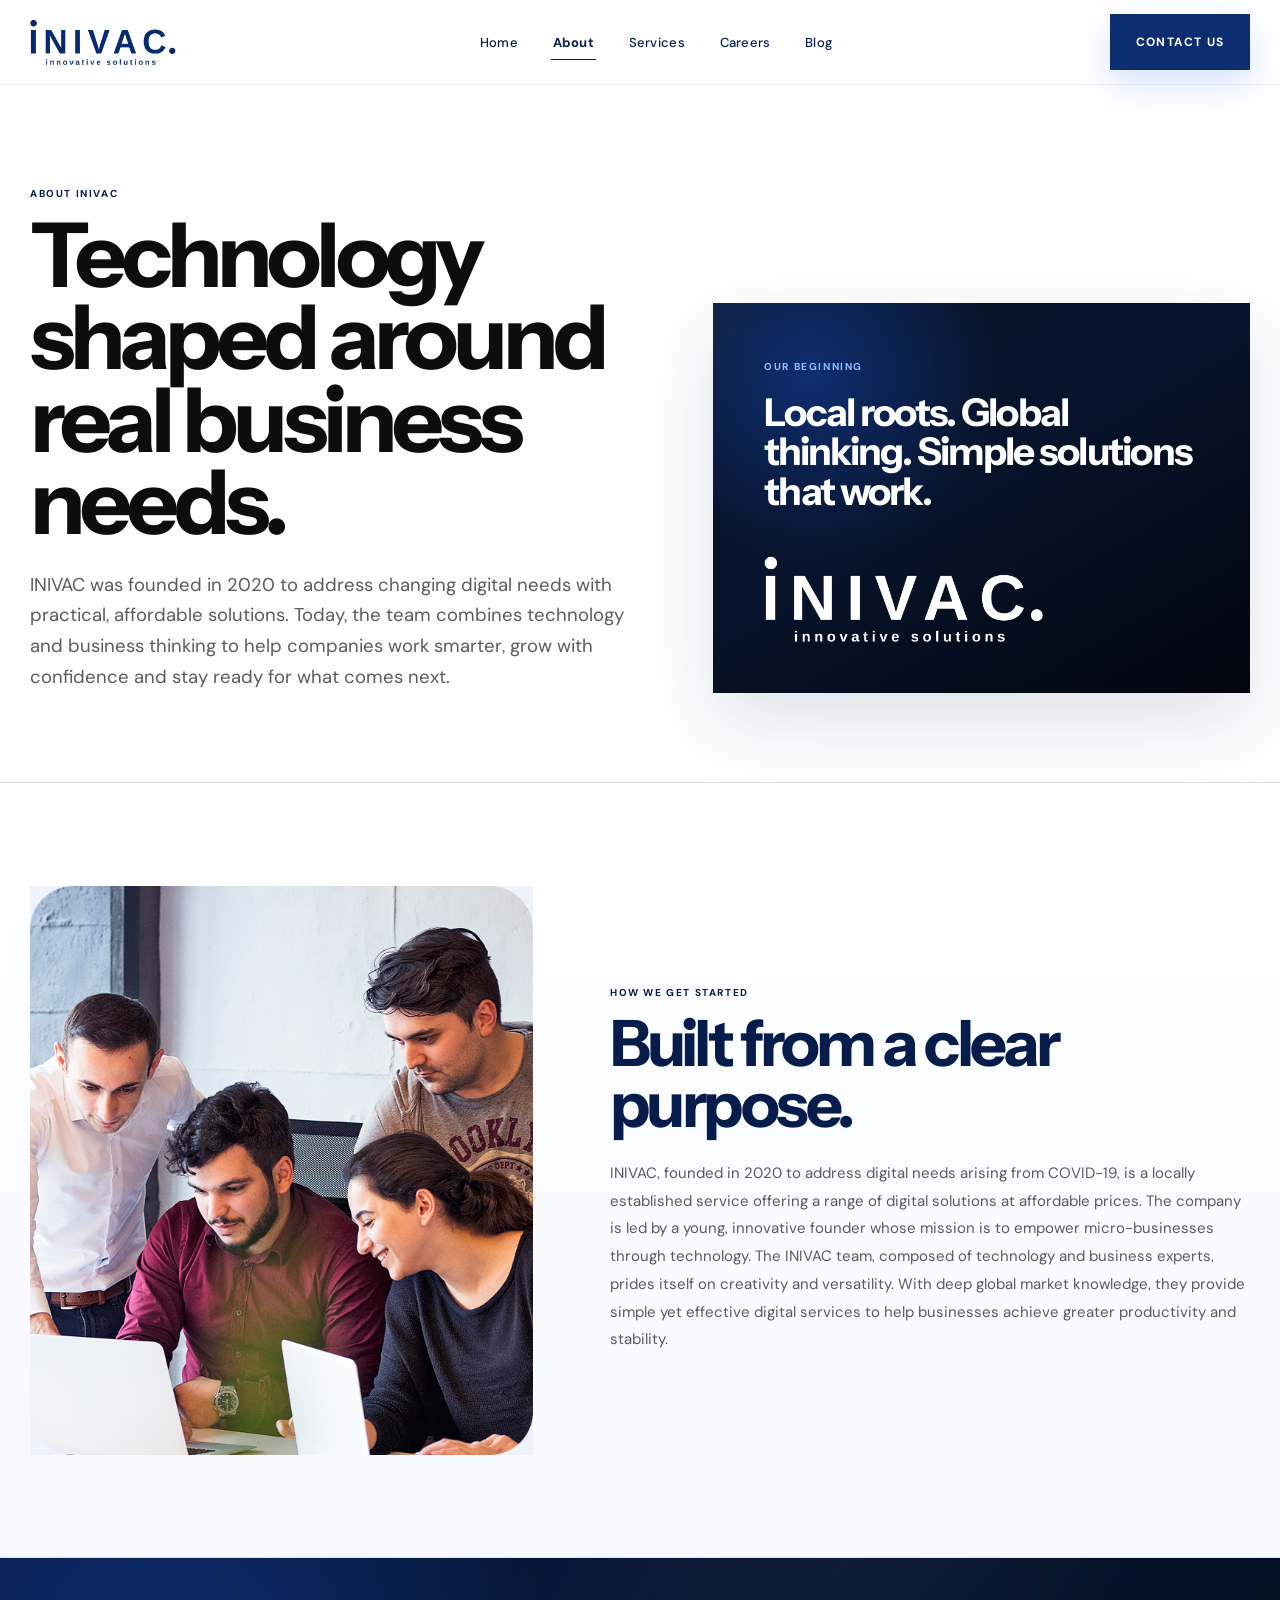
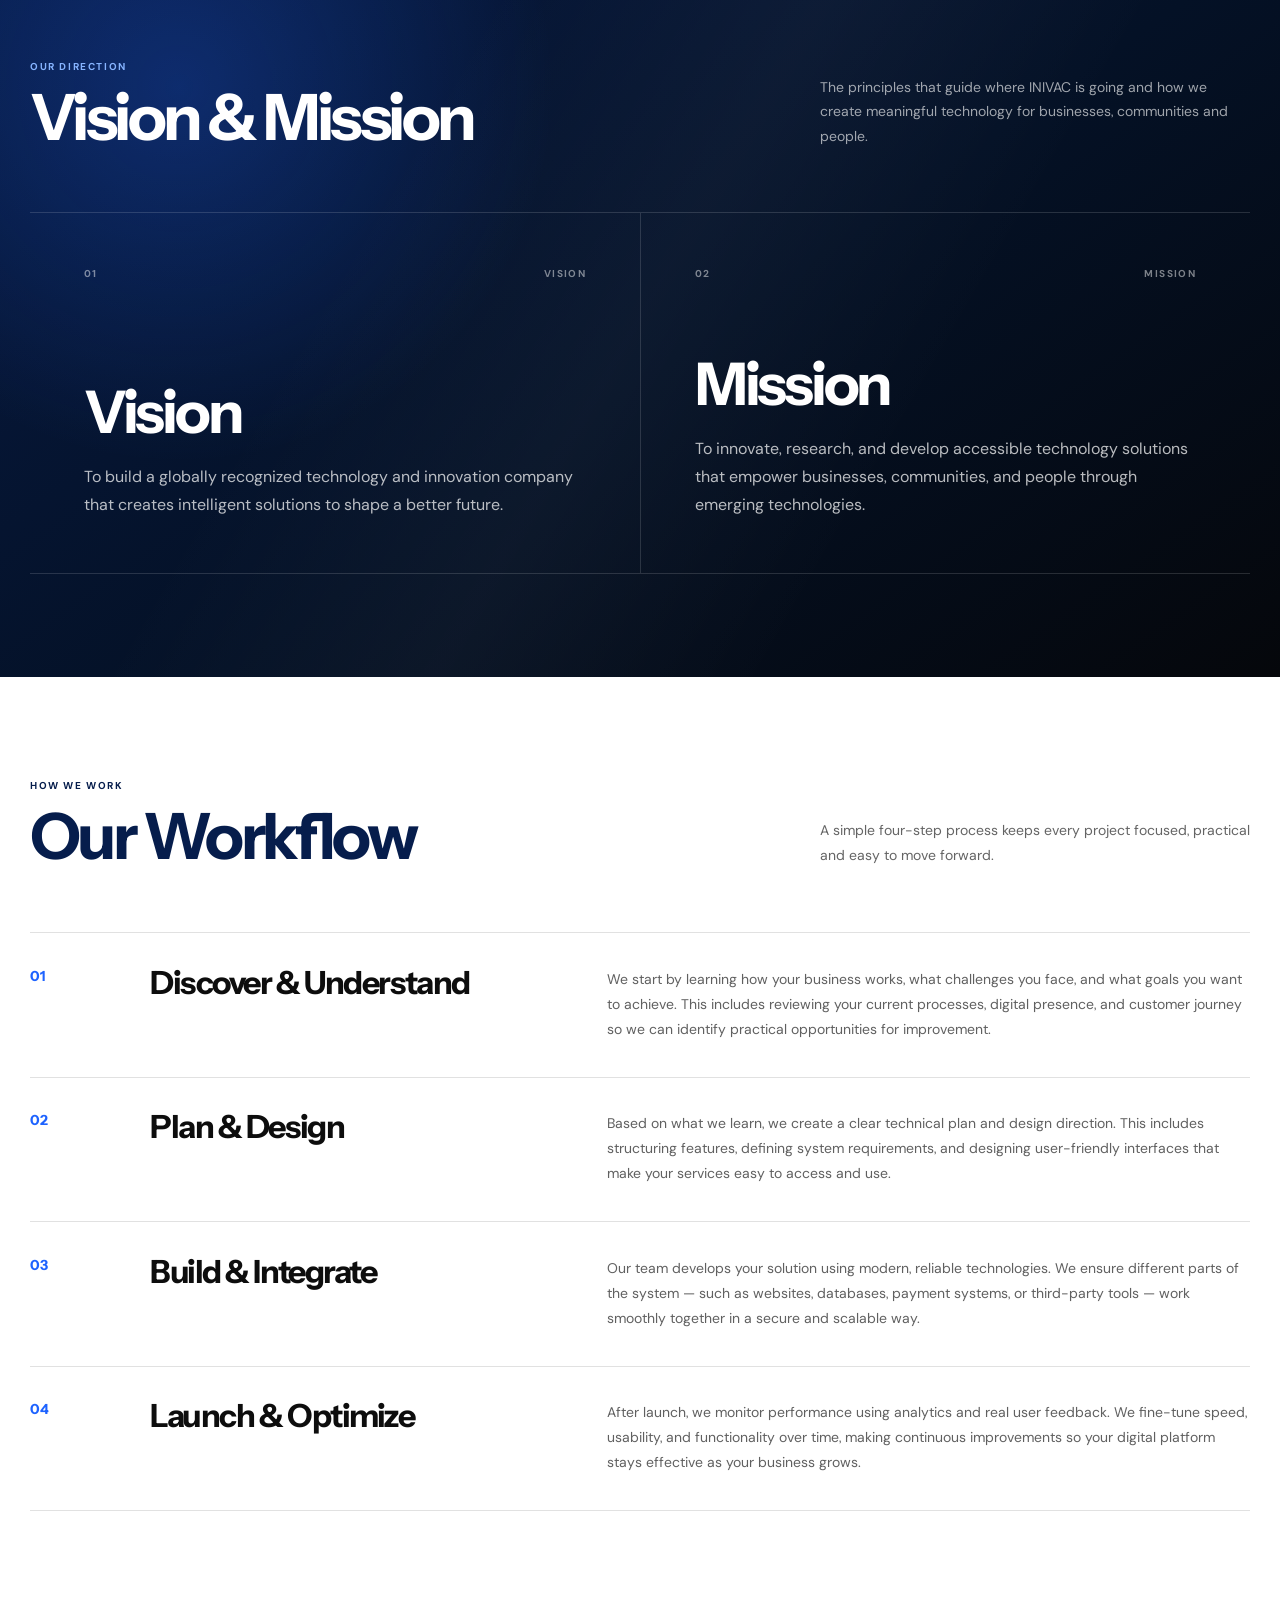
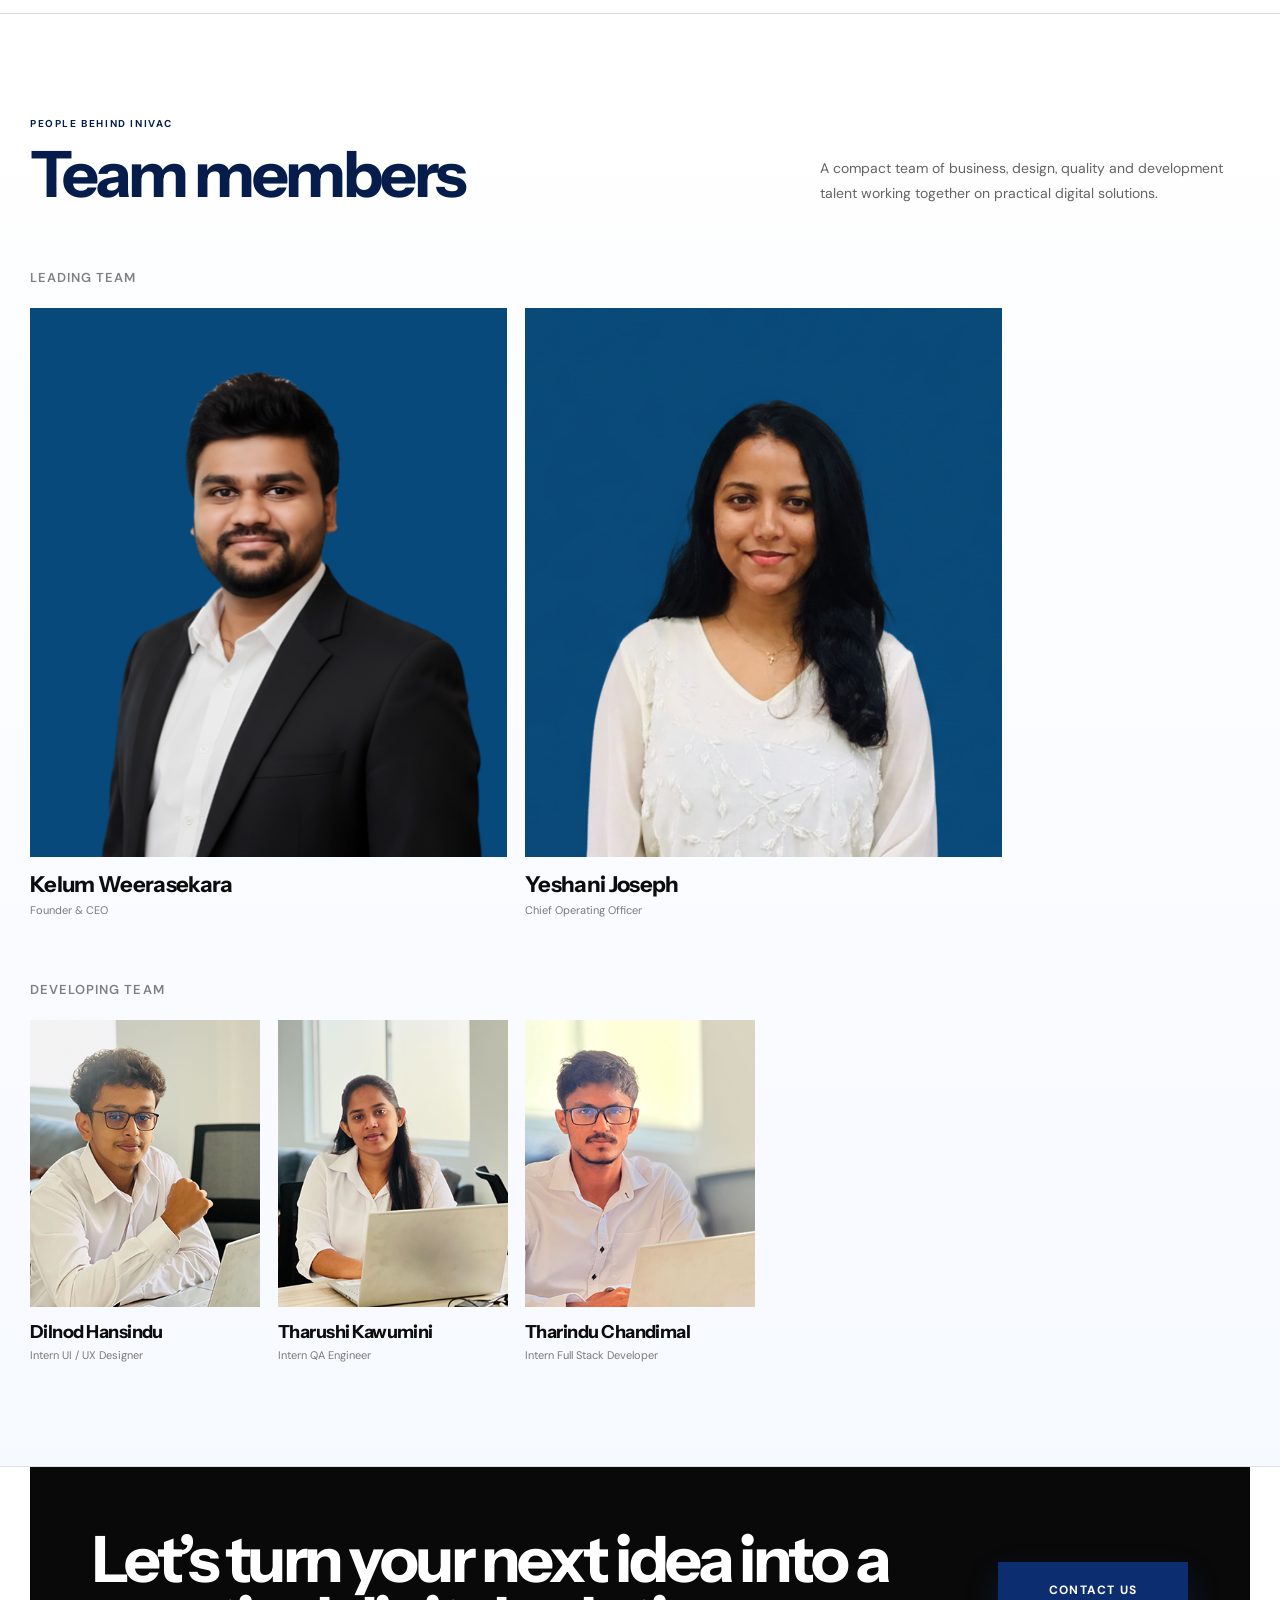
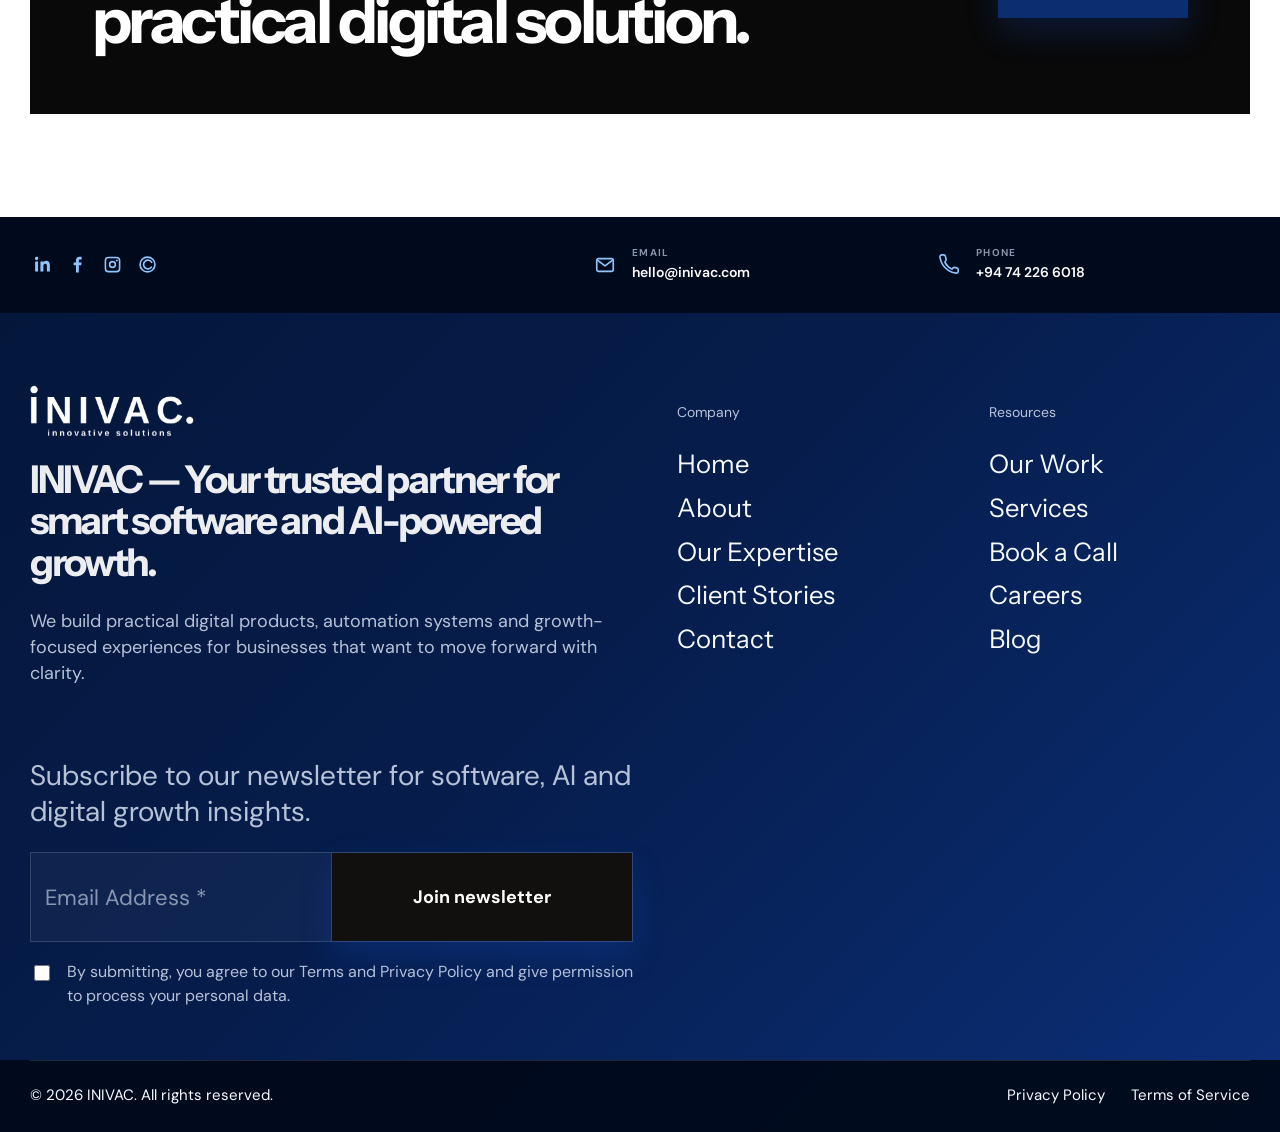
<file: about.html>
<!doctype html><html lang="en"><head><meta charset="utf-8"><meta name="viewport" content="width=device-width, initial-scale=1"><meta name="theme-color" content="#061d4c"><meta name="description" content="Learn about INIVAC, its workflow and the team behind its software, AI and digital solutions."><title>About INIVAC — Innovative Digital Solutions</title><link rel="preconnect" href="https://fonts.googleapis.com"><link rel="preconnect" href="https://fonts.gstatic.com" crossorigin><link href="https://fonts.googleapis.com/css2?family=DM+Sans:wght@400;500;600;700&family=Instrument+Sans:wght@400;500;600;700&display=swap" rel="stylesheet"><link rel="stylesheet" href="assets/css/styles.css"><link rel="stylesheet" href="assets/css/inner-pages.css"></head><body class="inner-page"><div class="preloader" id="preloader" aria-hidden="true"><img src="assets/img/inivac-logo.png" alt=""><span>Innovative solutions</span></div>
<header class="site-header" id="siteHeader">
  <div class="container header-inner">
    <a class="brand" href="index.html" aria-label="INIVAC home"><img src="assets/img/inivac-logo-blue.png" alt="INIVAC innovative solutions"></a>
    <nav class="desktop-nav" aria-label="Primary navigation"><a href="index.html" class="">Home</a>
<a href="about.html" class="is-active">About</a>
<a href="services.html" class="">Services</a>
<a href="careers.html" class="">Careers</a>
<a href="#" class="">Blog</a></nav>
    <a class="header-cta " href="contact.html">Contact Us</a>
    <button class="menu-toggle" id="menuToggle" type="button" aria-label="Open menu" aria-expanded="false"><span></span><span></span></button>
  </div>
  <div class="mobile-menu" id="mobileMenu" aria-hidden="true"><a href="index.html">Home</a>
<a href="about.html">About</a>
<a href="services.html">Services</a>
<a href="careers.html">Careers</a>
<a href="#">Blog</a><a class="mobile-menu__cta" href="contact.html">Contact Us</a></div>
</header><main>
<section class="page-hero"><div class="container page-hero__grid">
  <div class="page-hero__copy reveal"><div class="section-label">About INIVAC</div><h1>Technology shaped around real business needs.</h1><p>INIVAC was founded in 2020 to address changing digital needs with practical, affordable solutions. Today, the team combines technology and business thinking to help companies work smarter, grow with confidence and stay ready for what comes next.</p></div>
  <div class="page-hero__panel reveal"><div class="page-hero__panel-inner"><div><span class="page-hero__eyebrow">Our beginning</span><h2>Local roots. Global thinking. Simple solutions that work.</h2></div><img class="page-logo" src="assets/img/inivac-logo-blue.png" alt="INIVAC"></div></div>
</div></section>
<section class="inner-section inner-section--soft"><div class="container about-origin">
  <div class="about-origin__visual about-origin__visual--photo reveal"><img src="assets/img/uploads/about_sec0.png" alt="INIVAC team collaboration"></div>
  <div class="about-origin__copy reveal"><div class="section-label">How we get started</div><h2>Built from a clear purpose.</h2><p>INIVAC, founded in 2020 to address digital needs arising from COVID-19, is a locally established service offering a range of digital solutions at affordable prices. The company is led by a young, innovative founder whose mission is to empower micro-businesses through technology. The INIVAC team, composed of technology and business experts, prides itself on creativity and versatility. With deep global market knowledge, they provide simple yet effective digital services to help businesses achieve greater productivity and stability.</p></div>
</div></section>
<section class="inner-section inner-section--dark purpose-section"><div class="container">
  <div class="inner-section-heading reveal"><div><div class="section-label">Our direction</div><h2>Vision &amp; Mission</h2></div><p>The principles that guide where INIVAC is going and how we create meaningful technology for businesses, communities and people.</p></div>
  <div class="purpose-grid">
    <article class="purpose-card reveal"><div class="purpose-card__meta"><span>01</span><span>Vision</span></div><h3>Vision</h3><p>To build a globally recognized technology and innovation company that creates intelligent solutions to shape a better future.</p></article>
    <article class="purpose-card reveal"><div class="purpose-card__meta"><span>02</span><span>Mission</span></div><h3>Mission</h3><p>To innovate, research, and develop accessible technology solutions that empower businesses, communities, and people through emerging technologies.</p></article>
  </div>
</div></section>
<section class="inner-section"><div class="container"><div class="inner-section-heading reveal"><div><div class="section-label">How we work</div><h2>Our Workflow</h2></div><p>A simple four-step process keeps every project focused, practical and easy to move forward.</p></div>
  <div class="workflow-list">
    <article class="workflow-item reveal"><div class="workflow-item__no">01</div><h3>Discover &amp; Understand</h3><p>We start by learning how your business works, what challenges you face, and what goals you want to achieve. This includes reviewing your current processes, digital presence, and customer journey so we can identify practical opportunities for improvement.</p></article>
    <article class="workflow-item reveal"><div class="workflow-item__no">02</div><h3>Plan &amp; Design</h3><p>Based on what we learn, we create a clear technical plan and design direction. This includes structuring features, defining system requirements, and designing user-friendly interfaces that make your services easy to access and use.</p></article>
    <article class="workflow-item reveal"><div class="workflow-item__no">03</div><h3>Build &amp; Integrate</h3><p>Our team develops your solution using modern, reliable technologies. We ensure different parts of the system — such as websites, databases, payment systems, or third-party tools — work smoothly together in a secure and scalable way.</p></article>
    <article class="workflow-item reveal"><div class="workflow-item__no">04</div><h3>Launch &amp; Optimize</h3><p>After launch, we monitor performance using analytics and real user feedback. We fine-tune speed, usability, and functionality over time, making continuous improvements so your digital platform stays effective as your business grows.</p></article>
  </div>
</div></section>
<section class="inner-section inner-section--soft"><div class="container"><div class="inner-section-heading reveal"><div><div class="section-label">People behind INIVAC</div><h2>Team members</h2></div><p>A compact team of business, design, quality and development talent working together on practical digital solutions.</p></div>
  <div class="team-groups"><div><p class="team-group__title">Leading Team</p><div class="team-grid">
    <article class="team-card team-card--lead reveal"><div class="team-card__image"><img src="assets/img/team/founder.png" alt="Kelum Weerasekara"></div><h3>Kelum Weerasekara</h3><p>Founder &amp; CEO</p></article>
    <article class="team-card team-card--lead reveal"><div class="team-card__image"><img src="assets/img/team/coo.png" alt="Yeshani Joseph"></div><h3>Yeshani Joseph</h3><p>Chief Operating Officer</p></article>
  </div></div><div><p class="team-group__title">Developing Team</p><div class="team-grid">
    <article class="team-card reveal"><div class="team-card__image"><img src="assets/img/team/ui-ux-designer.png" alt="Dilnod Hansindu"></div><h3>Dilnod Hansindu</h3><p>Intern UI / UX Designer</p></article>
    <article class="team-card reveal"><div class="team-card__image"><img src="assets/img/team/qa-engineer.png" alt="Tharushi Kawumini"></div><h3>Tharushi Kawumini</h3><p>Intern QA Engineer</p></article>
    <article class="team-card reveal"><div class="team-card__image"><img src="assets/img/team/developer.png" alt="Tharindu Chandimal"></div><h3>Tharindu Chandimal</h3><p>Intern Full Stack Developer</p></article>
  </div></div></div>
</div></section>
<section class="page-cta"><div class="container"><div class="page-cta__inner reveal"><h2>Let’s turn your next idea into a practical digital solution.</h2><a class="header-cta" href="contact.html">Contact Us</a></div></div></section></main><footer class="site-footer">
  <div class="footer-utility-bar"><div class="container footer-utility-inner"><div class="footer-socials">
  <a class="footer-icon-link" href="#" aria-label="LinkedIn"><span class="footer-icon" aria-hidden="true"><svg viewBox="0 0 24 24" fill="currentColor"><path d="M6.94 8.5H3.56V20h3.38V8.5ZM5.25 3A2 2 0 1 0 5.3 7 2 2 0 0 0 5.25 3ZM20.44 12.68c0-3.33-1.78-4.88-4.16-4.88-1.92 0-2.78 1.05-3.26 1.79V8.5H9.64c.04.72 0 11.5 0 11.5h3.38v-6.42c0-.34.02-.68.12-.92.27-.68.9-1.38 1.96-1.38 1.38 0 1.93 1.04 1.93 2.57V20H20.4v-7.32h.04Z"/></svg></span><span>LinkedIn</span></a>
  <a class="footer-icon-link" href="#" aria-label="Facebook"><span class="footer-icon" aria-hidden="true"><svg viewBox="0 0 24 24" fill="currentColor"><path d="M13.5 21v-8.1h2.73l.41-3.16H13.5V7.72c0-.92.25-1.54 1.57-1.54h1.68V3.35c-.29-.04-1.28-.12-2.43-.12-2.4 0-4.05 1.47-4.05 4.16v2.34H7.56v3.16h2.71V21h3.23Z"/></svg></span><span>Facebook</span></a>
  <a class="footer-icon-link" href="#" aria-label="Instagram"><span class="footer-icon" aria-hidden="true"><svg viewBox="0 0 24 24" fill="currentColor"><path d="M7.5 3h9A4.5 4.5 0 0 1 21 7.5v9a4.5 4.5 0 0 1-4.5 4.5h-9A4.5 4.5 0 0 1 3 16.5v-9A4.5 4.5 0 0 1 7.5 3Zm0 1.8A2.7 2.7 0 0 0 4.8 7.5v9a2.7 2.7 0 0 0 2.7 2.7h9a2.7 2.7 0 0 0 2.7-2.7v-9a2.7 2.7 0 0 0-2.7-2.7h-9Zm9.45 1.35a1.2 1.2 0 1 1 0 2.4 1.2 1.2 0 0 1 0-2.4ZM12 7.8A4.2 4.2 0 1 1 7.8 12 4.2 4.2 0 0 1 12 7.8Zm0 1.8A2.4 2.4 0 1 0 14.4 12 2.4 2.4 0 0 0 12 9.6Z"/></svg></span><span>Instagram</span></a>
  <a class="footer-icon-link" href="#" aria-label="Clutch"><span class="footer-icon" aria-hidden="true"><svg viewBox="0 0 24 24" fill="none" stroke="currentColor" stroke-width="1.9" stroke-linecap="round" stroke-linejoin="round"><circle cx="12" cy="12" r="8.5"></circle><path d="M16.8 9.6A5 5 0 1 0 16.5 15"></path></svg></span><span>Clutch</span></a>
</div>
    <div class="footer-contact-panel" aria-label="INIVAC contact details">
      <a class="footer-contact-card" href="mailto:hello@inivac.com"><span class="footer-contact-card__icon" aria-hidden="true"><svg viewBox="0 0 24 24" fill="none" stroke="currentColor" stroke-width="1.8" stroke-linecap="round" stroke-linejoin="round"><rect x="3" y="5" width="18" height="14" rx="2"></rect><path d="m4 7 8 6 8-6"></path></svg></span><span class="footer-contact-card__content"><small>Email</small><strong>hello@inivac.com</strong></span></a>
      <a class="footer-contact-card" href="tel:+94742266018"><span class="footer-contact-card__icon" aria-hidden="true"><svg viewBox="0 0 24 24" fill="none" stroke="currentColor" stroke-width="1.8" stroke-linecap="round" stroke-linejoin="round"><path d="M22 16.92v2a2 2 0 0 1-2.18 2 19.8 19.8 0 0 1-8.63-3.07 19.5 19.5 0 0 1-6-6A19.8 19.8 0 0 1 2.12 3.2 2 2 0 0 1 4.11 1h2a2 2 0 0 1 2 1.72c.12.9.35 1.78.68 2.62a2 2 0 0 1-.45 2.11L7.5 8.8a16 16 0 0 0 7.7 7.7l1.35-1.35a2 2 0 0 1 2.11-.45c.84.33 1.72.56 2.62.68A2 2 0 0 1 22 16.92Z"></path></svg></span><span class="footer-contact-card__content"><small>Phone</small><strong>+94 74 226 6018</strong></span></a>
    </div>
  </div></div>
  <div class="site-footer__main"><div class="container footer-top footer-top--large">
    <div class="footer-statement"><img src="assets/img/inivac-logo-blue.png" alt="INIVAC"><h2>INIVAC — Your trusted partner for smart software and AI-powered growth.</h2><p>We build practical digital products, automation systems and growth-focused experiences for businesses that want to move forward with clarity.</p>
      <div class="footer-newsletter"><p>Subscribe to our newsletter for software, AI and digital growth insights.</p><form class="newsletter-form footer-newsletter-form"><input type="email" placeholder="Email Address *"><button type="button">Join newsletter</button></form><label class="footer-consent"><input type="checkbox"><span>By submitting, you agree to our Terms and Privacy Policy and give permission to process your personal data.</span></label></div>
    </div>
    <div class="footer-links footer-links--large"><div><span>Company</span><a href="index.html">Home</a><a href="about.html">About</a><a href="services.html">Our Expertise</a><a href="index.html#testimonials">Client Stories</a><a href="contact.html">Contact</a></div><div><span>Resources</span><a href="index.html#cases">Our Work</a><a href="services.html">Services</a><a href="contact.html">Book a Call</a><a href="careers.html">Careers</a><a href="#">Blog</a></div></div>
  </div></div>
  <div class="footer-bottom-bar"><div class="container footer-bottom footer-bottom--large"><span>© 2026 INIVAC. All rights reserved.</span><div><a href="#">Privacy Policy</a><a href="#">Terms of Service</a></div></div></div>
</footer><script src="assets/js/app.js"></script></body></html>
</file>
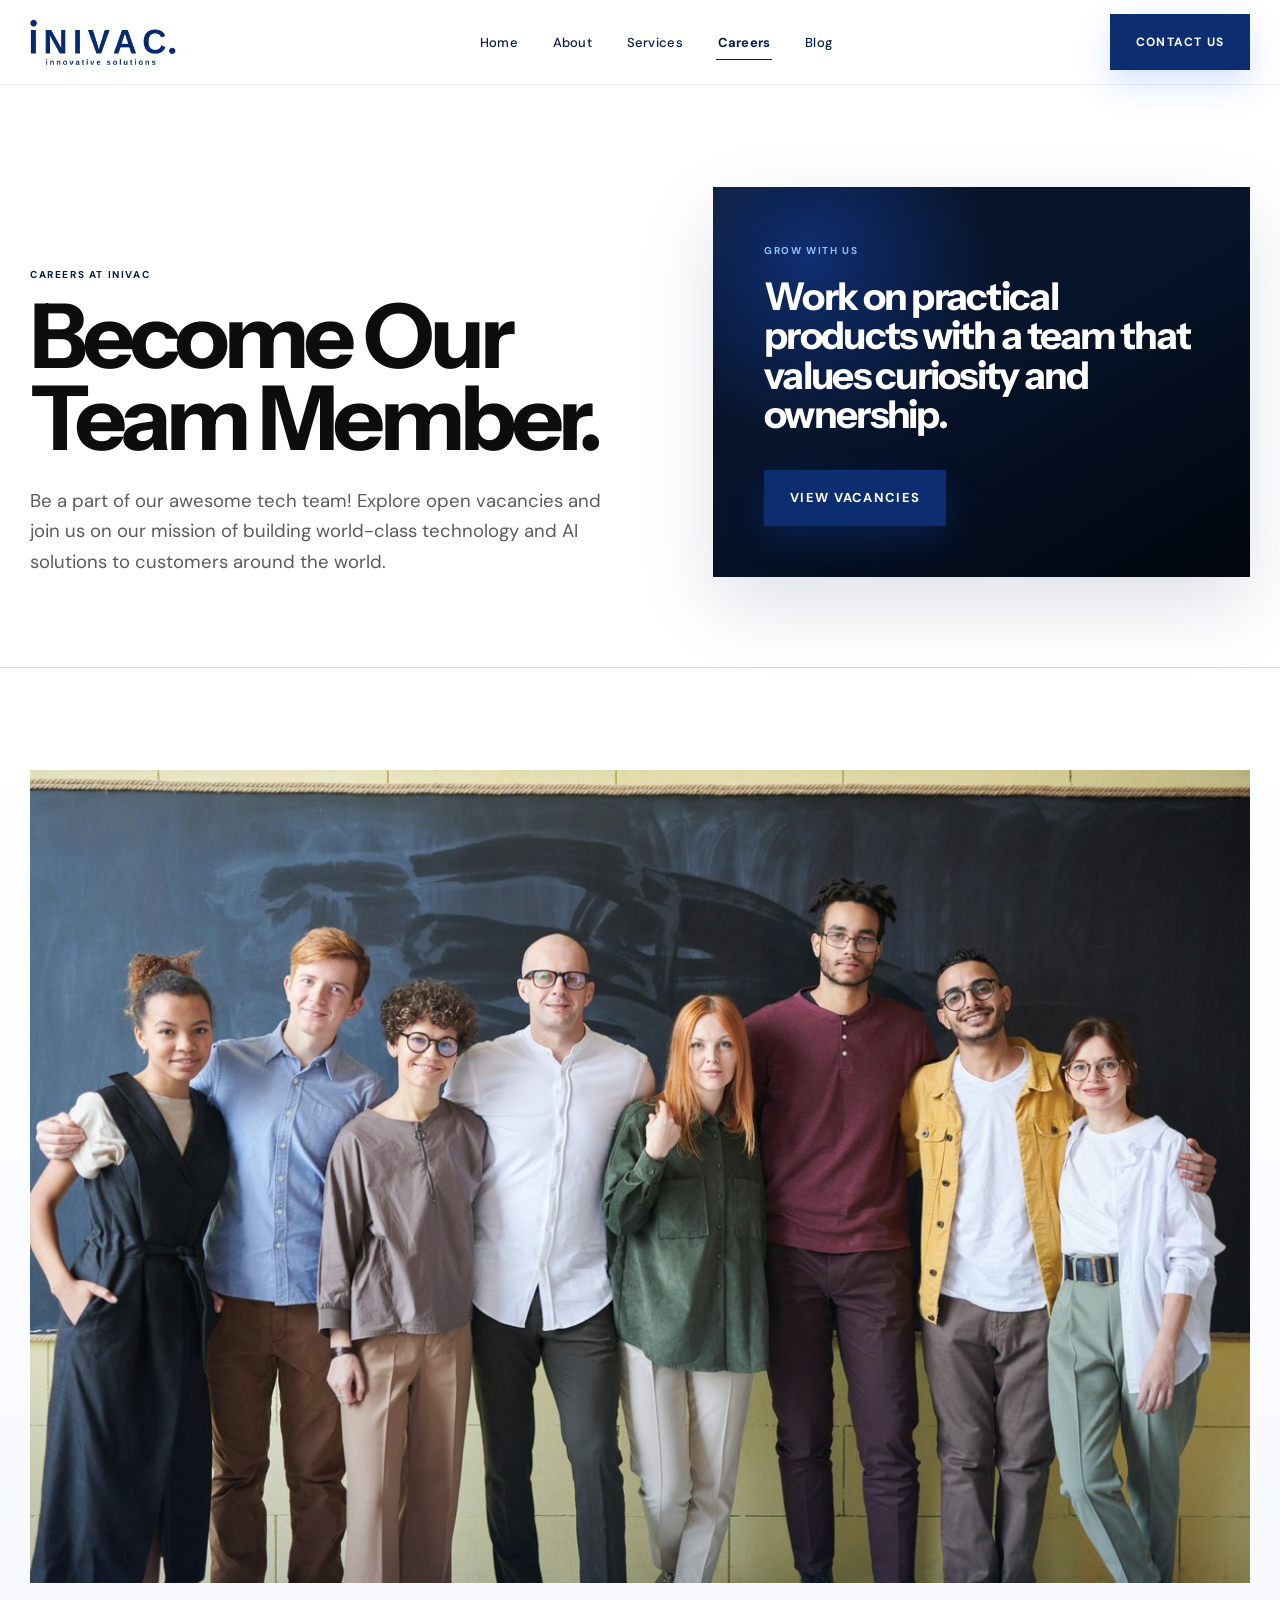
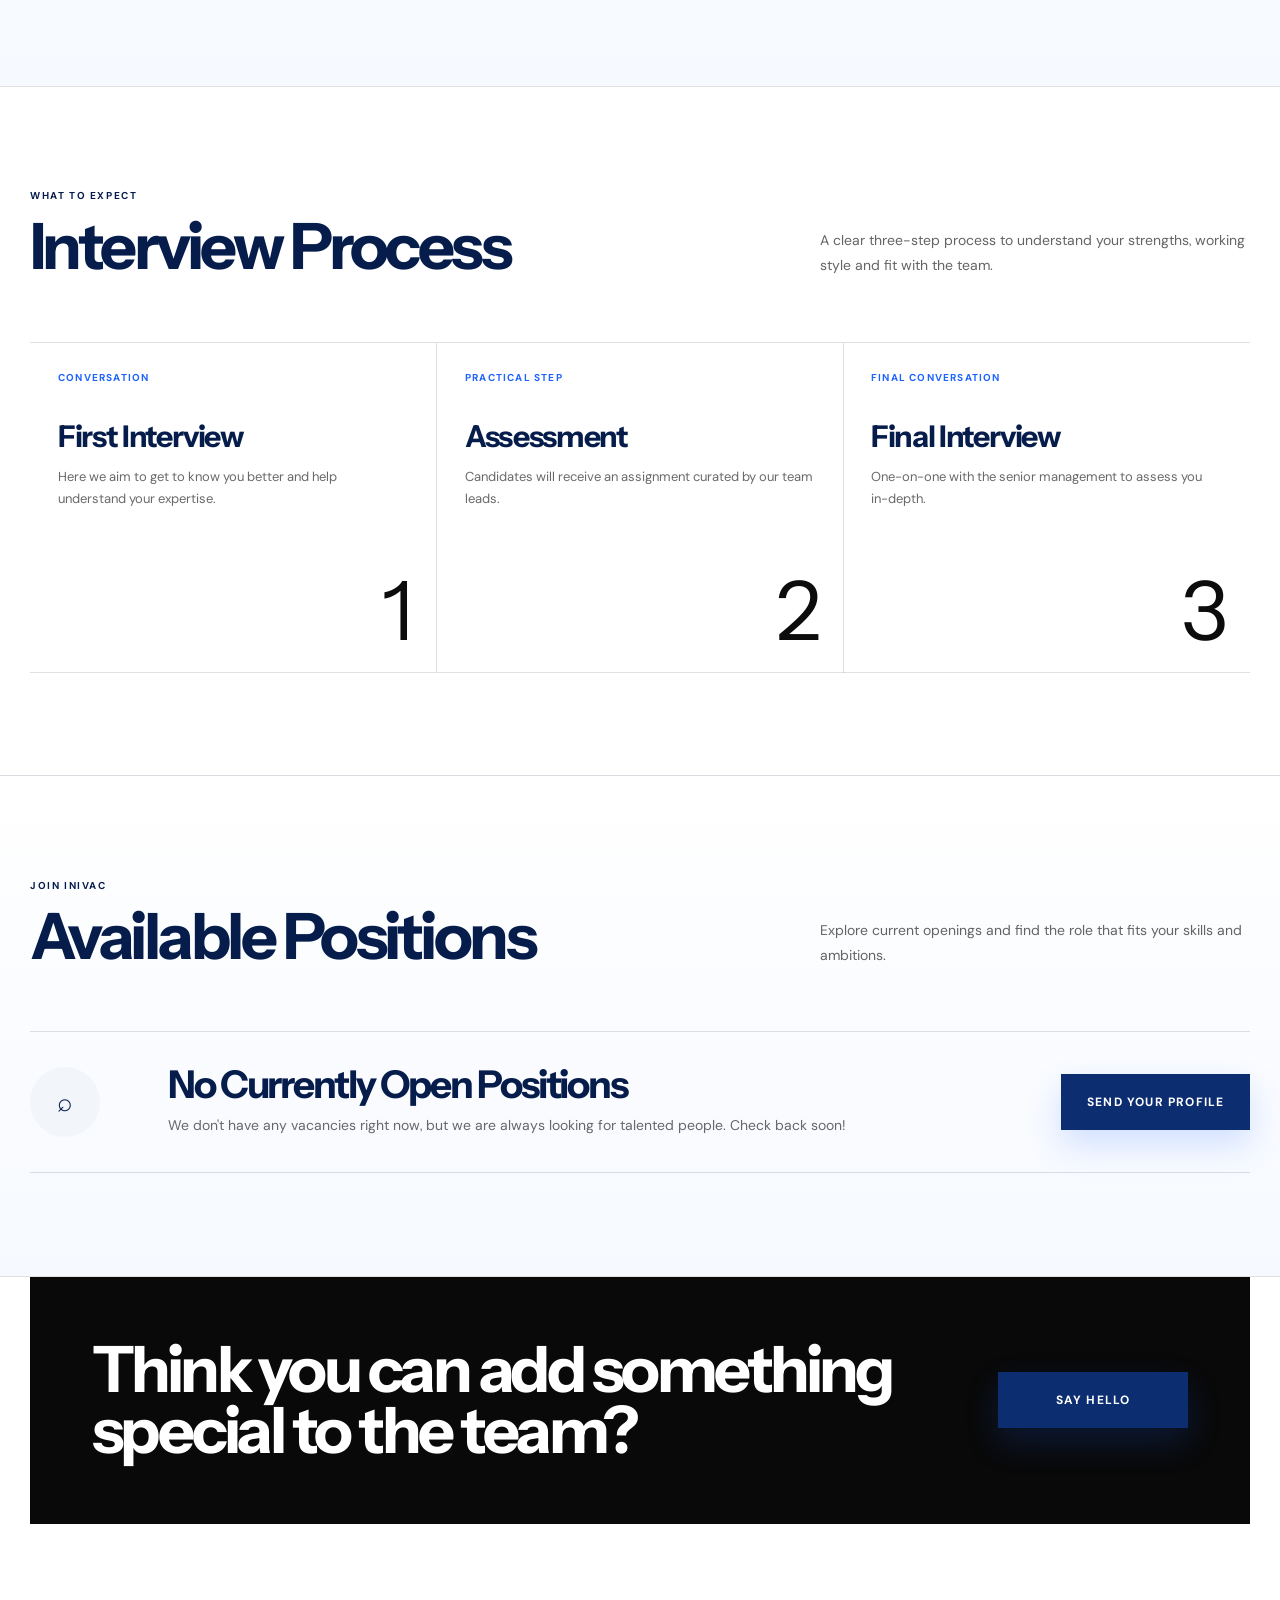
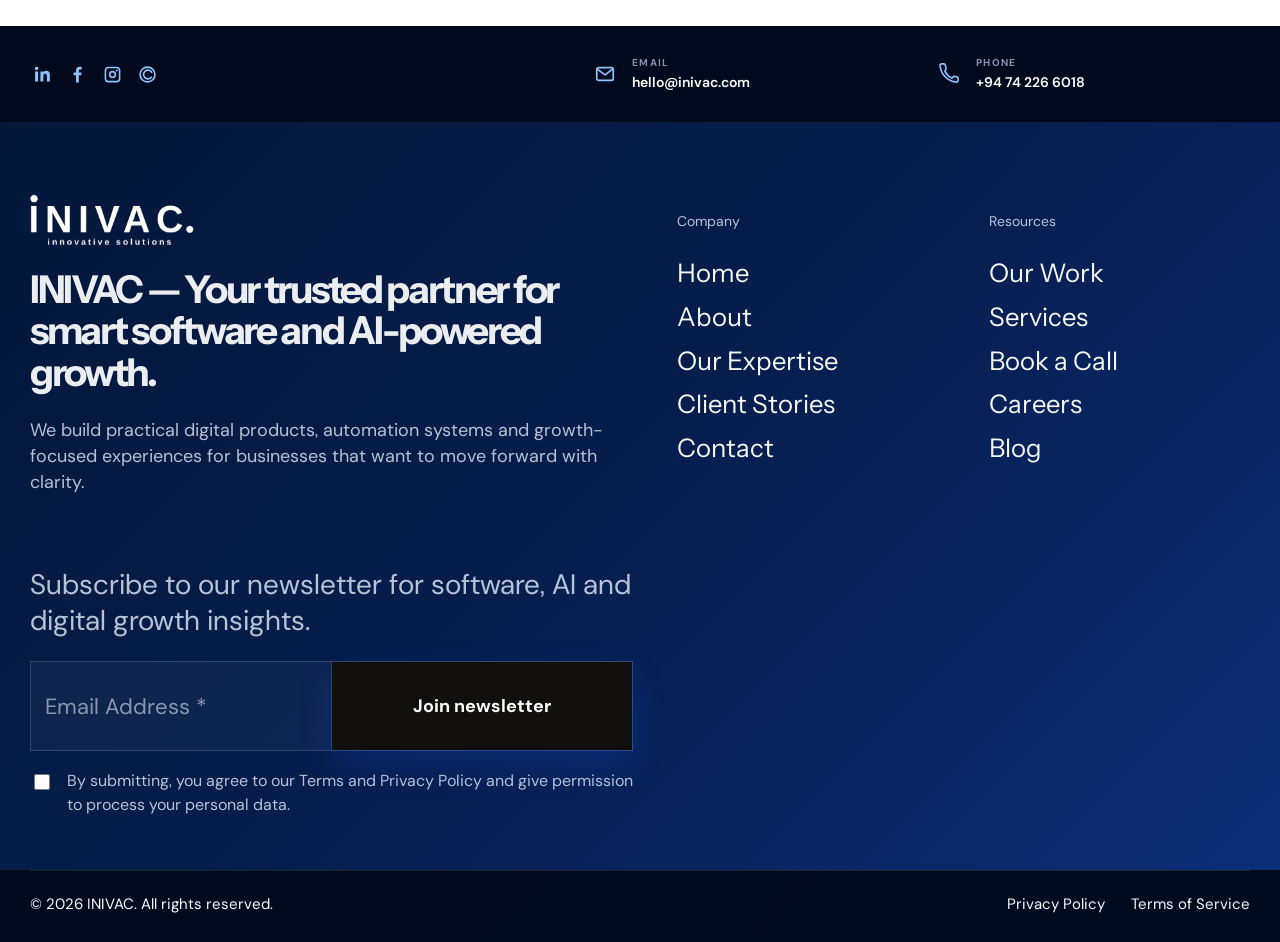
<file: careers.html>
<!doctype html><html lang="en"><head><meta charset="utf-8"><meta name="viewport" content="width=device-width, initial-scale=1"><meta name="theme-color" content="#061d4c"><meta name="description" content="Explore careers at INIVAC, our interview process and current opportunities."><title>Careers at INIVAC — Join the Team</title><link rel="preconnect" href="https://fonts.googleapis.com"><link rel="preconnect" href="https://fonts.gstatic.com" crossorigin><link href="https://fonts.googleapis.com/css2?family=DM+Sans:wght@400;500;600;700&family=Instrument+Sans:wght@400;500;600;700&display=swap" rel="stylesheet"><link rel="stylesheet" href="assets/css/styles.css"><link rel="stylesheet" href="assets/css/inner-pages.css"></head><body class="inner-page"><div class="preloader" id="preloader" aria-hidden="true"><img src="assets/img/inivac-logo.png" alt=""><span>Innovative solutions</span></div>
<header class="site-header" id="siteHeader">
  <div class="container header-inner">
    <a class="brand" href="index.html" aria-label="INIVAC home"><img src="assets/img/inivac-logo-blue.png" alt="INIVAC innovative solutions"></a>
    <nav class="desktop-nav" aria-label="Primary navigation"><a href="index.html" class="">Home</a>
<a href="about.html" class="">About</a>
<a href="services.html" class="">Services</a>
<a href="careers.html" class="is-active">Careers</a>
<a href="#" class="">Blog</a></nav>
    <a class="header-cta " href="contact.html">Contact Us</a>
    <button class="menu-toggle" id="menuToggle" type="button" aria-label="Open menu" aria-expanded="false"><span></span><span></span></button>
  </div>
  <div class="mobile-menu" id="mobileMenu" aria-hidden="true"><a href="index.html">Home</a>
<a href="about.html">About</a>
<a href="services.html">Services</a>
<a href="careers.html">Careers</a>
<a href="#">Blog</a><a class="mobile-menu__cta" href="contact.html">Contact Us</a></div>
</header><main>
<section class="page-hero"><div class="container page-hero__grid">
  <div class="page-hero__copy reveal"><div class="section-label">Careers at INIVAC</div><h1>Become Our Team Member.</h1><p>Be a part of our awesome tech team! Explore open vacancies and join us on our mission of building world-class technology and AI solutions to customers around the world.</p></div>
  <div class="page-hero__panel reveal"><div class="page-hero__panel-inner"><div><span class="page-hero__eyebrow">Grow with us</span><h2>Work on practical products with a team that values curiosity and ownership.</h2></div><a class="header-cta" href="#positions" style="align-self:flex-start">View Vacancies</a></div></div>
</div></section>
<section class="inner-section inner-section--soft"><div class="container"><div class="career-photo reveal"><img src="assets/img/uploads/team.jpg" alt="Technology team collaborating"></div></div></section>
<section class="inner-section"><div class="container"><div class="inner-section-heading reveal"><div><div class="section-label">What to expect</div><h2>Interview Process</h2></div><p>A clear three-step process to understand your strengths, working style and fit with the team.</p></div><div class="process-grid">
  <article class="process-card reveal"><div class="process-card__top">Conversation</div><h3>First Interview</h3><p>Here we aim to get to know you better and help understand your expertise.</p><div class="process-card__num">1</div></article>
  <article class="process-card reveal"><div class="process-card__top">Practical step</div><h3>Assessment</h3><p>Candidates will receive an assignment curated by our team leads.</p><div class="process-card__num">2</div></article>
  <article class="process-card reveal"><div class="process-card__top">Final conversation</div><h3>Final Interview</h3><p>One-on-one with the senior management to assess you in-depth.</p><div class="process-card__num">3</div></article>
</div></div></section>
<section class="inner-section inner-section--soft" id="positions"><div class="container"><div class="inner-section-heading reveal"><div><div class="section-label">Join INIVAC</div><h2>Available Positions</h2></div><p>Explore current openings and find the role that fits your skills and ambitions.</p></div><div class="career-empty reveal"><div class="career-empty__mark">⌕</div><div><h3>No Currently Open Positions</h3><p>We don't have any vacancies right now, but we are always looking for talented people. Check back soon!</p></div><a class="header-cta" href="mailto:hello@inivac.com">Send your profile</a></div></div></section>
<section class="page-cta"><div class="container"><div class="page-cta__inner reveal"><h2>Think you can add something special to the team?</h2><a class="header-cta" href="mailto:hello@inivac.com">Say hello</a></div></div></section></main><footer class="site-footer">
  <div class="footer-utility-bar"><div class="container footer-utility-inner"><div class="footer-socials">
  <a class="footer-icon-link" href="#" aria-label="LinkedIn"><span class="footer-icon" aria-hidden="true"><svg viewBox="0 0 24 24" fill="currentColor"><path d="M6.94 8.5H3.56V20h3.38V8.5ZM5.25 3A2 2 0 1 0 5.3 7 2 2 0 0 0 5.25 3ZM20.44 12.68c0-3.33-1.78-4.88-4.16-4.88-1.92 0-2.78 1.05-3.26 1.79V8.5H9.64c.04.72 0 11.5 0 11.5h3.38v-6.42c0-.34.02-.68.12-.92.27-.68.9-1.38 1.96-1.38 1.38 0 1.93 1.04 1.93 2.57V20H20.4v-7.32h.04Z"/></svg></span><span>LinkedIn</span></a>
  <a class="footer-icon-link" href="#" aria-label="Facebook"><span class="footer-icon" aria-hidden="true"><svg viewBox="0 0 24 24" fill="currentColor"><path d="M13.5 21v-8.1h2.73l.41-3.16H13.5V7.72c0-.92.25-1.54 1.57-1.54h1.68V3.35c-.29-.04-1.28-.12-2.43-.12-2.4 0-4.05 1.47-4.05 4.16v2.34H7.56v3.16h2.71V21h3.23Z"/></svg></span><span>Facebook</span></a>
  <a class="footer-icon-link" href="#" aria-label="Instagram"><span class="footer-icon" aria-hidden="true"><svg viewBox="0 0 24 24" fill="currentColor"><path d="M7.5 3h9A4.5 4.5 0 0 1 21 7.5v9a4.5 4.5 0 0 1-4.5 4.5h-9A4.5 4.5 0 0 1 3 16.5v-9A4.5 4.5 0 0 1 7.5 3Zm0 1.8A2.7 2.7 0 0 0 4.8 7.5v9a2.7 2.7 0 0 0 2.7 2.7h9a2.7 2.7 0 0 0 2.7-2.7v-9a2.7 2.7 0 0 0-2.7-2.7h-9Zm9.45 1.35a1.2 1.2 0 1 1 0 2.4 1.2 1.2 0 0 1 0-2.4ZM12 7.8A4.2 4.2 0 1 1 7.8 12 4.2 4.2 0 0 1 12 7.8Zm0 1.8A2.4 2.4 0 1 0 14.4 12 2.4 2.4 0 0 0 12 9.6Z"/></svg></span><span>Instagram</span></a>
  <a class="footer-icon-link" href="#" aria-label="Clutch"><span class="footer-icon" aria-hidden="true"><svg viewBox="0 0 24 24" fill="none" stroke="currentColor" stroke-width="1.9" stroke-linecap="round" stroke-linejoin="round"><circle cx="12" cy="12" r="8.5"></circle><path d="M16.8 9.6A5 5 0 1 0 16.5 15"></path></svg></span><span>Clutch</span></a>
</div>
    <div class="footer-contact-panel" aria-label="INIVAC contact details">
      <a class="footer-contact-card" href="mailto:hello@inivac.com"><span class="footer-contact-card__icon" aria-hidden="true"><svg viewBox="0 0 24 24" fill="none" stroke="currentColor" stroke-width="1.8" stroke-linecap="round" stroke-linejoin="round"><rect x="3" y="5" width="18" height="14" rx="2"></rect><path d="m4 7 8 6 8-6"></path></svg></span><span class="footer-contact-card__content"><small>Email</small><strong>hello@inivac.com</strong></span></a>
      <a class="footer-contact-card" href="tel:+94742266018"><span class="footer-contact-card__icon" aria-hidden="true"><svg viewBox="0 0 24 24" fill="none" stroke="currentColor" stroke-width="1.8" stroke-linecap="round" stroke-linejoin="round"><path d="M22 16.92v2a2 2 0 0 1-2.18 2 19.8 19.8 0 0 1-8.63-3.07 19.5 19.5 0 0 1-6-6A19.8 19.8 0 0 1 2.12 3.2 2 2 0 0 1 4.11 1h2a2 2 0 0 1 2 1.72c.12.9.35 1.78.68 2.62a2 2 0 0 1-.45 2.11L7.5 8.8a16 16 0 0 0 7.7 7.7l1.35-1.35a2 2 0 0 1 2.11-.45c.84.33 1.72.56 2.62.68A2 2 0 0 1 22 16.92Z"></path></svg></span><span class="footer-contact-card__content"><small>Phone</small><strong>+94 74 226 6018</strong></span></a>
    </div>
  </div></div>
  <div class="site-footer__main"><div class="container footer-top footer-top--large">
    <div class="footer-statement"><img src="assets/img/inivac-logo-blue.png" alt="INIVAC"><h2>INIVAC — Your trusted partner for smart software and AI-powered growth.</h2><p>We build practical digital products, automation systems and growth-focused experiences for businesses that want to move forward with clarity.</p>
      <div class="footer-newsletter"><p>Subscribe to our newsletter for software, AI and digital growth insights.</p><form class="newsletter-form footer-newsletter-form"><input type="email" placeholder="Email Address *"><button type="button">Join newsletter</button></form><label class="footer-consent"><input type="checkbox"><span>By submitting, you agree to our Terms and Privacy Policy and give permission to process your personal data.</span></label></div>
    </div>
    <div class="footer-links footer-links--large"><div><span>Company</span><a href="index.html">Home</a><a href="about.html">About</a><a href="services.html">Our Expertise</a><a href="index.html#testimonials">Client Stories</a><a href="contact.html">Contact</a></div><div><span>Resources</span><a href="index.html#cases">Our Work</a><a href="services.html">Services</a><a href="contact.html">Book a Call</a><a href="careers.html">Careers</a><a href="#">Blog</a></div></div>
  </div></div>
  <div class="footer-bottom-bar"><div class="container footer-bottom footer-bottom--large"><span>© 2026 INIVAC. All rights reserved.</span><div><a href="#">Privacy Policy</a><a href="#">Terms of Service</a></div></div></div>
</footer><script src="assets/js/app.js"></script></body></html>
</file>
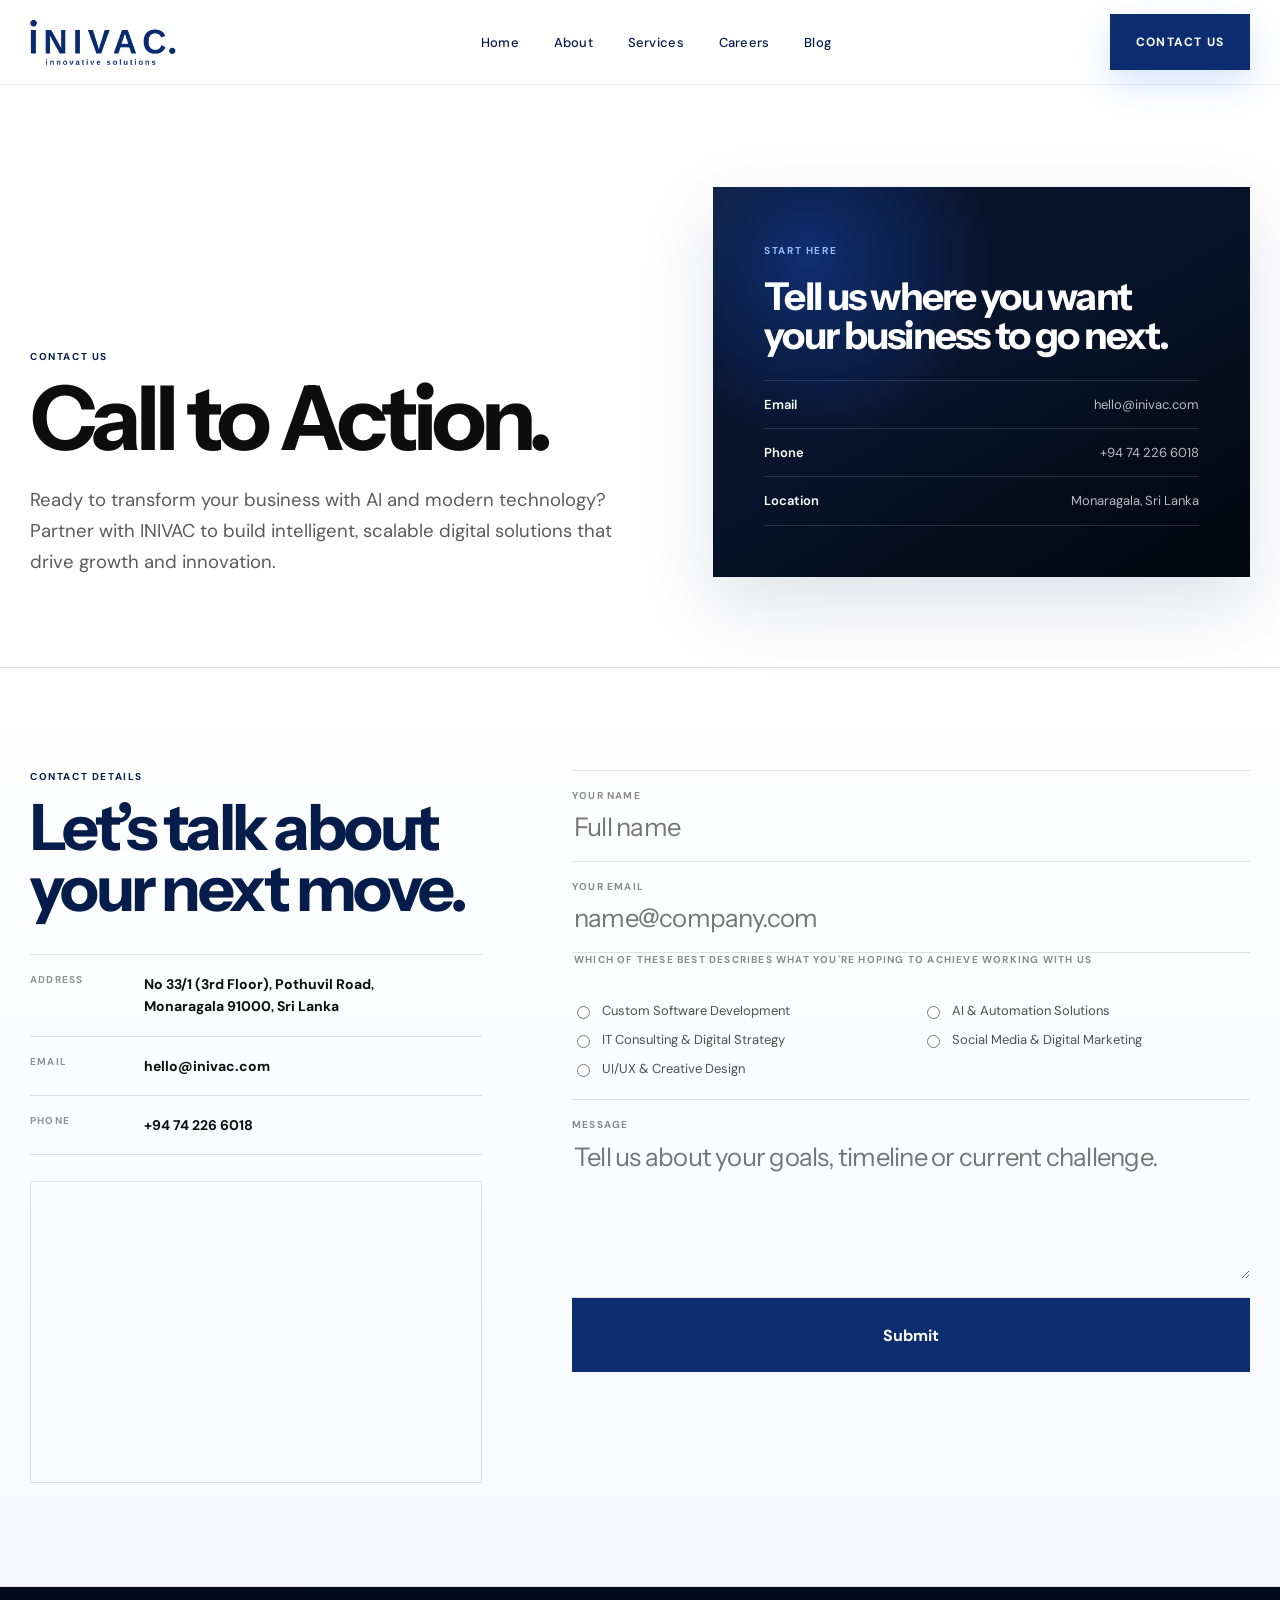
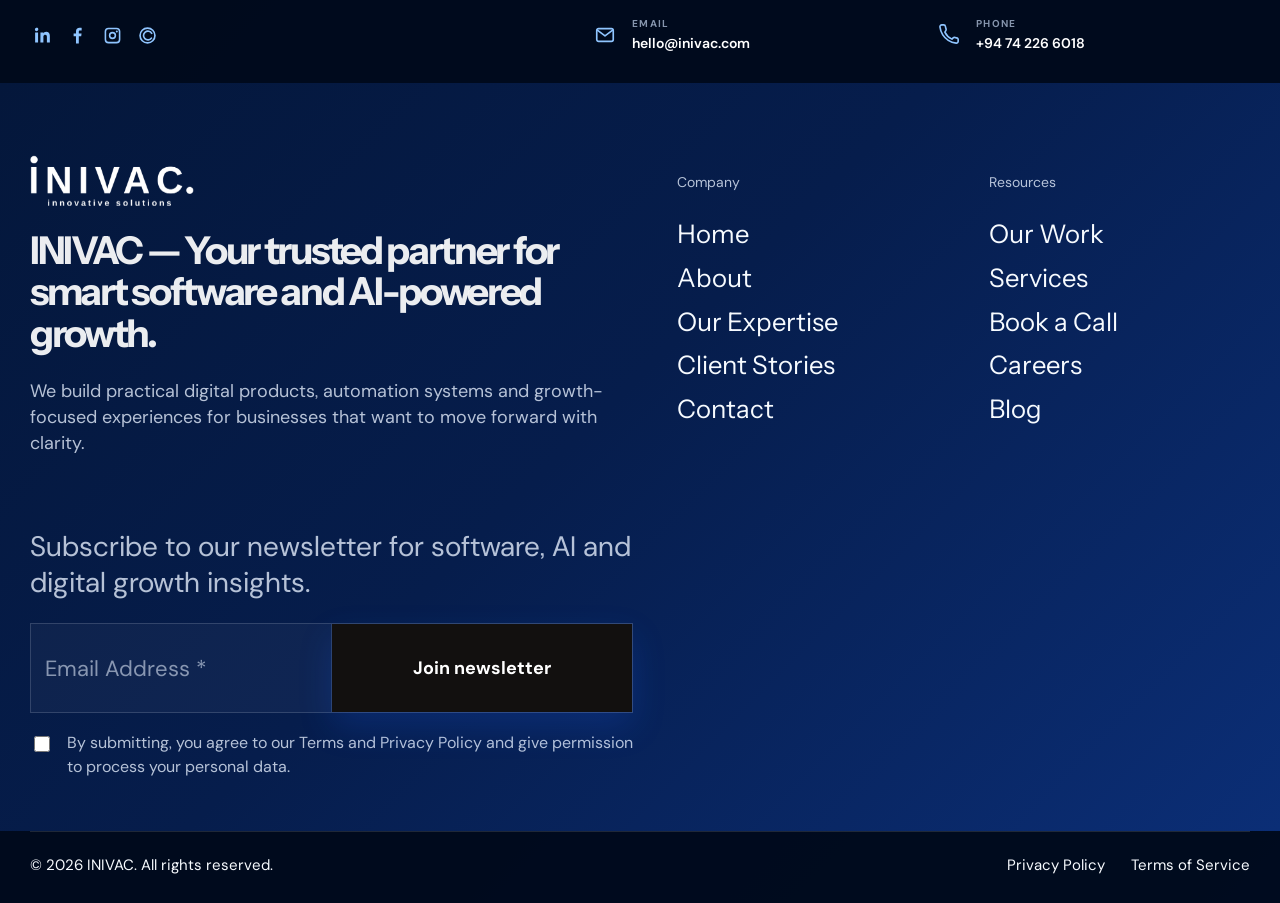
<file: contact.html>
<!doctype html><html lang="en"><head><meta charset="utf-8"><meta name="viewport" content="width=device-width, initial-scale=1"><meta name="theme-color" content="#061d4c"><meta name="description" content="Contact INIVAC for software, AI, IT consulting, digital marketing and UI/UX projects."><title>Contact INIVAC — Start a Project</title><link rel="preconnect" href="https://fonts.googleapis.com"><link rel="preconnect" href="https://fonts.gstatic.com" crossorigin><link href="https://fonts.googleapis.com/css2?family=DM+Sans:wght@400;500;600;700&family=Instrument+Sans:wght@400;500;600;700&display=swap" rel="stylesheet"><link rel="stylesheet" href="assets/css/styles.css"><link rel="stylesheet" href="assets/css/inner-pages.css"></head><body class="inner-page"><div class="preloader" id="preloader" aria-hidden="true"><img src="assets/img/inivac-logo.png" alt=""><span>Innovative solutions</span></div>
<header class="site-header" id="siteHeader">
  <div class="container header-inner">
    <a class="brand" href="index.html" aria-label="INIVAC home"><img src="assets/img/inivac-logo-blue.png" alt="INIVAC innovative solutions"></a>
    <nav class="desktop-nav" aria-label="Primary navigation"><a href="index.html" class="">Home</a>
<a href="about.html" class="">About</a>
<a href="services.html" class="">Services</a>
<a href="careers.html" class="">Careers</a>
<a href="#" class="">Blog</a></nav>
    <a class="header-cta is-active" href="contact.html">Contact Us</a>
    <button class="menu-toggle" id="menuToggle" type="button" aria-label="Open menu" aria-expanded="false"><span></span><span></span></button>
  </div>
  <div class="mobile-menu" id="mobileMenu" aria-hidden="true"><a href="index.html">Home</a>
<a href="about.html">About</a>
<a href="services.html">Services</a>
<a href="careers.html">Careers</a>
<a href="#">Blog</a><a class="mobile-menu__cta" href="contact.html">Contact Us</a></div>
</header><main>
<section class="page-hero"><div class="container page-hero__grid">
  <div class="page-hero__copy reveal"><div class="section-label">Contact Us</div><h1>Call to Action.</h1><p>Ready to transform your business with AI and modern technology? Partner with INIVAC to build intelligent, scalable digital solutions that drive growth and innovation.</p></div>
  <div class="page-hero__panel reveal"><div class="page-hero__panel-inner"><div><span class="page-hero__eyebrow">Start here</span><h2>Tell us where you want your business to go next.</h2></div><ul class="page-hero__panel-list"><li><b>Email</b><a href="mailto:hello@inivac.com">hello@inivac.com</a></li><li><b>Phone</b><a href="tel:+94742266018">+94 74 226 6018</a></li><li><b>Location</b><span>Monaragala, Sri Lanka</span></li></ul></div></div>
</div></section>
<section class="inner-section inner-section--soft"><div class="container contact-main">
  <div class="contact-main__intro reveal"><div class="section-label">Contact details</div><h2>Let’s talk about your next move.</h2><div class="contact-info-list"><div><span>Address</span><strong>No 33/1 (3rd Floor), Pothuvil Road,<br>Monaragala 91000, Sri Lanka</strong></div><a href="mailto:hello@inivac.com"><span>Email</span><strong>hello@inivac.com</strong></a><a href="tel:+94742266018"><span>Phone</span><strong>+94 74 226 6018</strong></a></div><div class="contact-map"><iframe title="INIVAC location map" loading="lazy" referrerpolicy="no-referrer-when-downgrade" src="https://www.google.com/maps?q=Monaragala%2091000%20Sri%20Lanka&output=embed"></iframe></div></div>
  <form class="contact-page-form reveal"><label class="form-field"><span>Your name</span><input type="text" placeholder="Full name"></label><label class="form-field"><span>Your email</span><input type="email" placeholder="name@company.com"></label><fieldset><legend>Which of these best describes what you're hoping to achieve working with us</legend><div class="radio-list"><label><input type="radio" name="service"> Custom Software Development</label><label><input type="radio" name="service"> AI &amp; Automation Solutions</label><label><input type="radio" name="service"> IT Consulting &amp; Digital Strategy</label><label><input type="radio" name="service"> Social Media &amp; Digital Marketing</label><label><input type="radio" name="service"> UI/UX &amp; Creative Design</label></div></fieldset><label class="form-field"><span>Message</span><textarea placeholder="Tell us about your goals, timeline or current challenge."></textarea></label><button type="button">Submit</button></form>
</div></section></main><footer class="site-footer">
  <div class="footer-utility-bar"><div class="container footer-utility-inner"><div class="footer-socials">
  <a class="footer-icon-link" href="#" aria-label="LinkedIn"><span class="footer-icon" aria-hidden="true"><svg viewBox="0 0 24 24" fill="currentColor"><path d="M6.94 8.5H3.56V20h3.38V8.5ZM5.25 3A2 2 0 1 0 5.3 7 2 2 0 0 0 5.25 3ZM20.44 12.68c0-3.33-1.78-4.88-4.16-4.88-1.92 0-2.78 1.05-3.26 1.79V8.5H9.64c.04.72 0 11.5 0 11.5h3.38v-6.42c0-.34.02-.68.12-.92.27-.68.9-1.38 1.96-1.38 1.38 0 1.93 1.04 1.93 2.57V20H20.4v-7.32h.04Z"/></svg></span><span>LinkedIn</span></a>
  <a class="footer-icon-link" href="#" aria-label="Facebook"><span class="footer-icon" aria-hidden="true"><svg viewBox="0 0 24 24" fill="currentColor"><path d="M13.5 21v-8.1h2.73l.41-3.16H13.5V7.72c0-.92.25-1.54 1.57-1.54h1.68V3.35c-.29-.04-1.28-.12-2.43-.12-2.4 0-4.05 1.47-4.05 4.16v2.34H7.56v3.16h2.71V21h3.23Z"/></svg></span><span>Facebook</span></a>
  <a class="footer-icon-link" href="#" aria-label="Instagram"><span class="footer-icon" aria-hidden="true"><svg viewBox="0 0 24 24" fill="currentColor"><path d="M7.5 3h9A4.5 4.5 0 0 1 21 7.5v9a4.5 4.5 0 0 1-4.5 4.5h-9A4.5 4.5 0 0 1 3 16.5v-9A4.5 4.5 0 0 1 7.5 3Zm0 1.8A2.7 2.7 0 0 0 4.8 7.5v9a2.7 2.7 0 0 0 2.7 2.7h9a2.7 2.7 0 0 0 2.7-2.7v-9a2.7 2.7 0 0 0-2.7-2.7h-9Zm9.45 1.35a1.2 1.2 0 1 1 0 2.4 1.2 1.2 0 0 1 0-2.4ZM12 7.8A4.2 4.2 0 1 1 7.8 12 4.2 4.2 0 0 1 12 7.8Zm0 1.8A2.4 2.4 0 1 0 14.4 12 2.4 2.4 0 0 0 12 9.6Z"/></svg></span><span>Instagram</span></a>
  <a class="footer-icon-link" href="#" aria-label="Clutch"><span class="footer-icon" aria-hidden="true"><svg viewBox="0 0 24 24" fill="none" stroke="currentColor" stroke-width="1.9" stroke-linecap="round" stroke-linejoin="round"><circle cx="12" cy="12" r="8.5"></circle><path d="M16.8 9.6A5 5 0 1 0 16.5 15"></path></svg></span><span>Clutch</span></a>
</div>
    <div class="footer-contact-panel" aria-label="INIVAC contact details">
      <a class="footer-contact-card" href="mailto:hello@inivac.com"><span class="footer-contact-card__icon" aria-hidden="true"><svg viewBox="0 0 24 24" fill="none" stroke="currentColor" stroke-width="1.8" stroke-linecap="round" stroke-linejoin="round"><rect x="3" y="5" width="18" height="14" rx="2"></rect><path d="m4 7 8 6 8-6"></path></svg></span><span class="footer-contact-card__content"><small>Email</small><strong>hello@inivac.com</strong></span></a>
      <a class="footer-contact-card" href="tel:+94742266018"><span class="footer-contact-card__icon" aria-hidden="true"><svg viewBox="0 0 24 24" fill="none" stroke="currentColor" stroke-width="1.8" stroke-linecap="round" stroke-linejoin="round"><path d="M22 16.92v2a2 2 0 0 1-2.18 2 19.8 19.8 0 0 1-8.63-3.07 19.5 19.5 0 0 1-6-6A19.8 19.8 0 0 1 2.12 3.2 2 2 0 0 1 4.11 1h2a2 2 0 0 1 2 1.72c.12.9.35 1.78.68 2.62a2 2 0 0 1-.45 2.11L7.5 8.8a16 16 0 0 0 7.7 7.7l1.35-1.35a2 2 0 0 1 2.11-.45c.84.33 1.72.56 2.62.68A2 2 0 0 1 22 16.92Z"></path></svg></span><span class="footer-contact-card__content"><small>Phone</small><strong>+94 74 226 6018</strong></span></a>
    </div>
  </div></div>
  <div class="site-footer__main"><div class="container footer-top footer-top--large">
    <div class="footer-statement"><img src="assets/img/inivac-logo-blue.png" alt="INIVAC"><h2>INIVAC — Your trusted partner for smart software and AI-powered growth.</h2><p>We build practical digital products, automation systems and growth-focused experiences for businesses that want to move forward with clarity.</p>
      <div class="footer-newsletter"><p>Subscribe to our newsletter for software, AI and digital growth insights.</p><form class="newsletter-form footer-newsletter-form"><input type="email" placeholder="Email Address *"><button type="button">Join newsletter</button></form><label class="footer-consent"><input type="checkbox"><span>By submitting, you agree to our Terms and Privacy Policy and give permission to process your personal data.</span></label></div>
    </div>
    <div class="footer-links footer-links--large"><div><span>Company</span><a href="index.html">Home</a><a href="about.html">About</a><a href="services.html">Our Expertise</a><a href="index.html#testimonials">Client Stories</a><a href="contact.html">Contact</a></div><div><span>Resources</span><a href="index.html#cases">Our Work</a><a href="services.html">Services</a><a href="contact.html">Book a Call</a><a href="careers.html">Careers</a><a href="#">Blog</a></div></div>
  </div></div>
  <div class="footer-bottom-bar"><div class="container footer-bottom footer-bottom--large"><span>© 2026 INIVAC. All rights reserved.</span><div><a href="#">Privacy Policy</a><a href="#">Terms of Service</a></div></div></div>
</footer><script src="assets/js/app.js"></script></body></html>
</file>
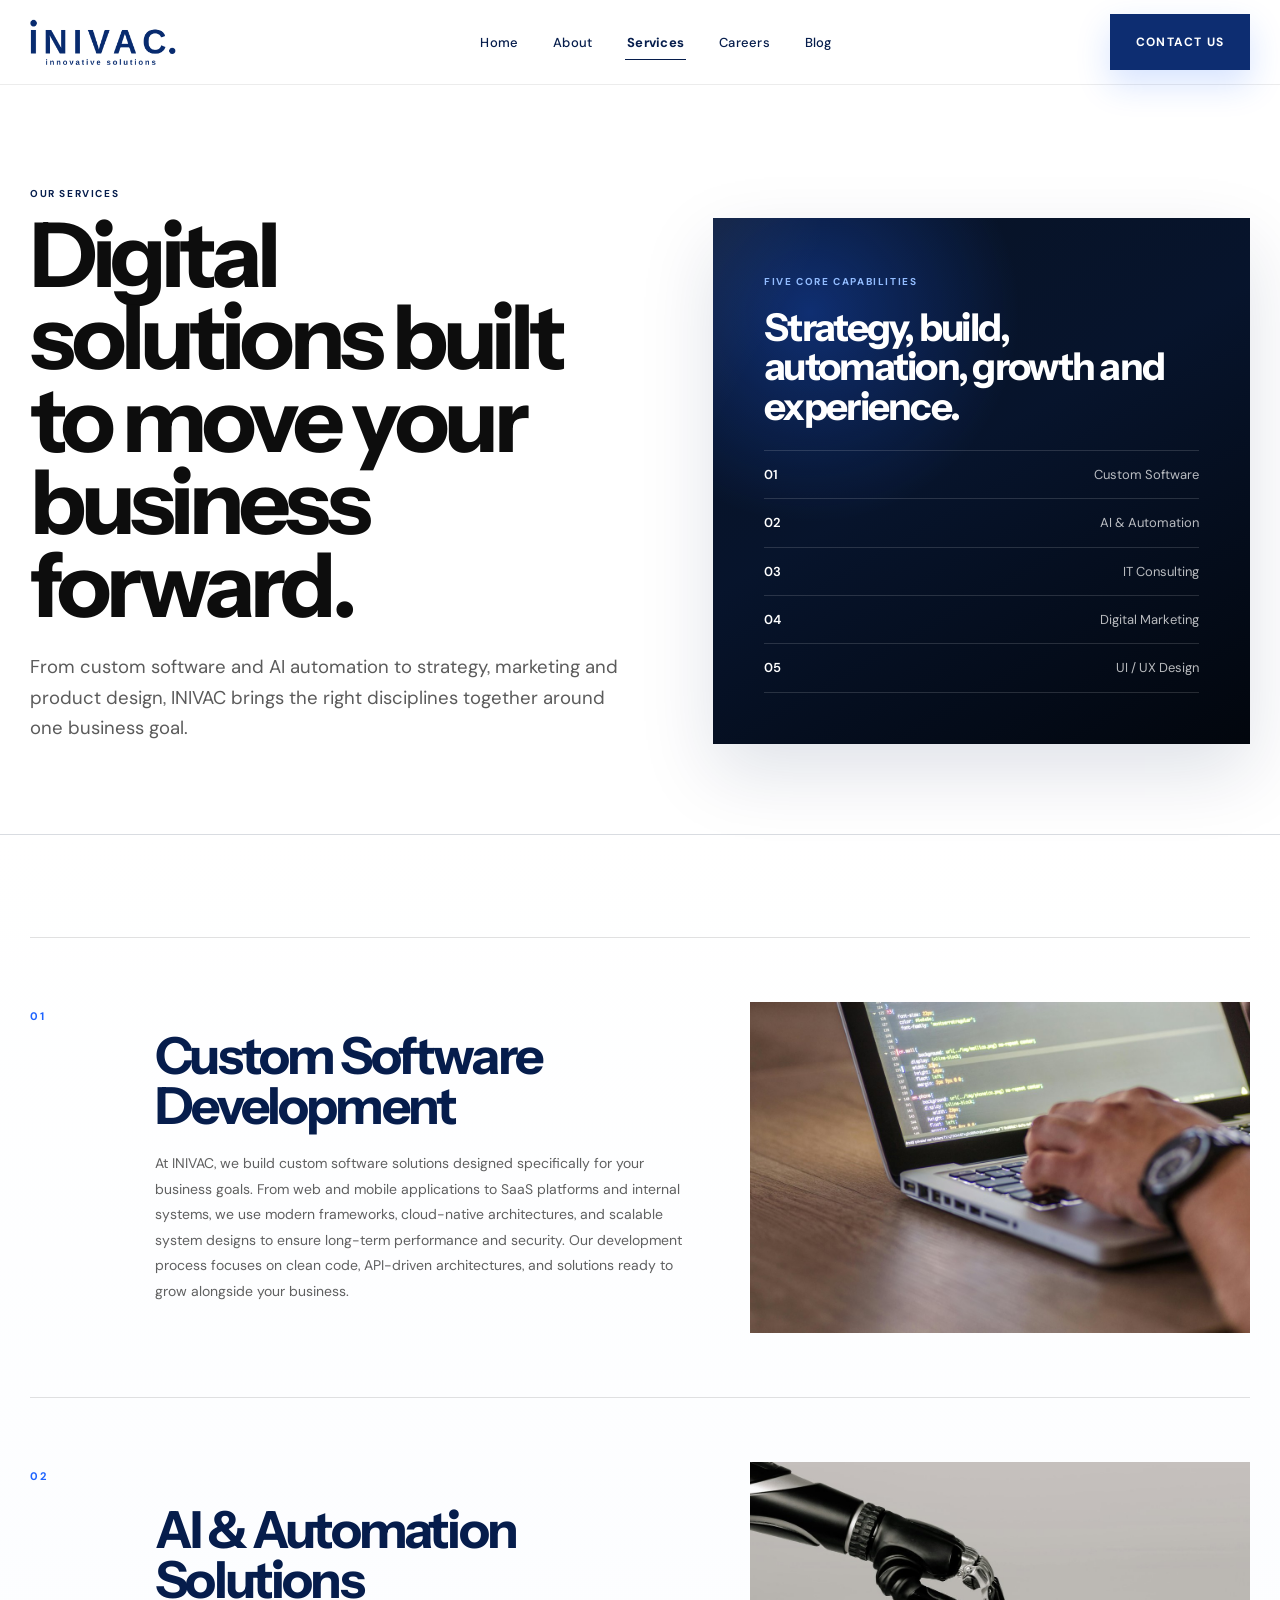
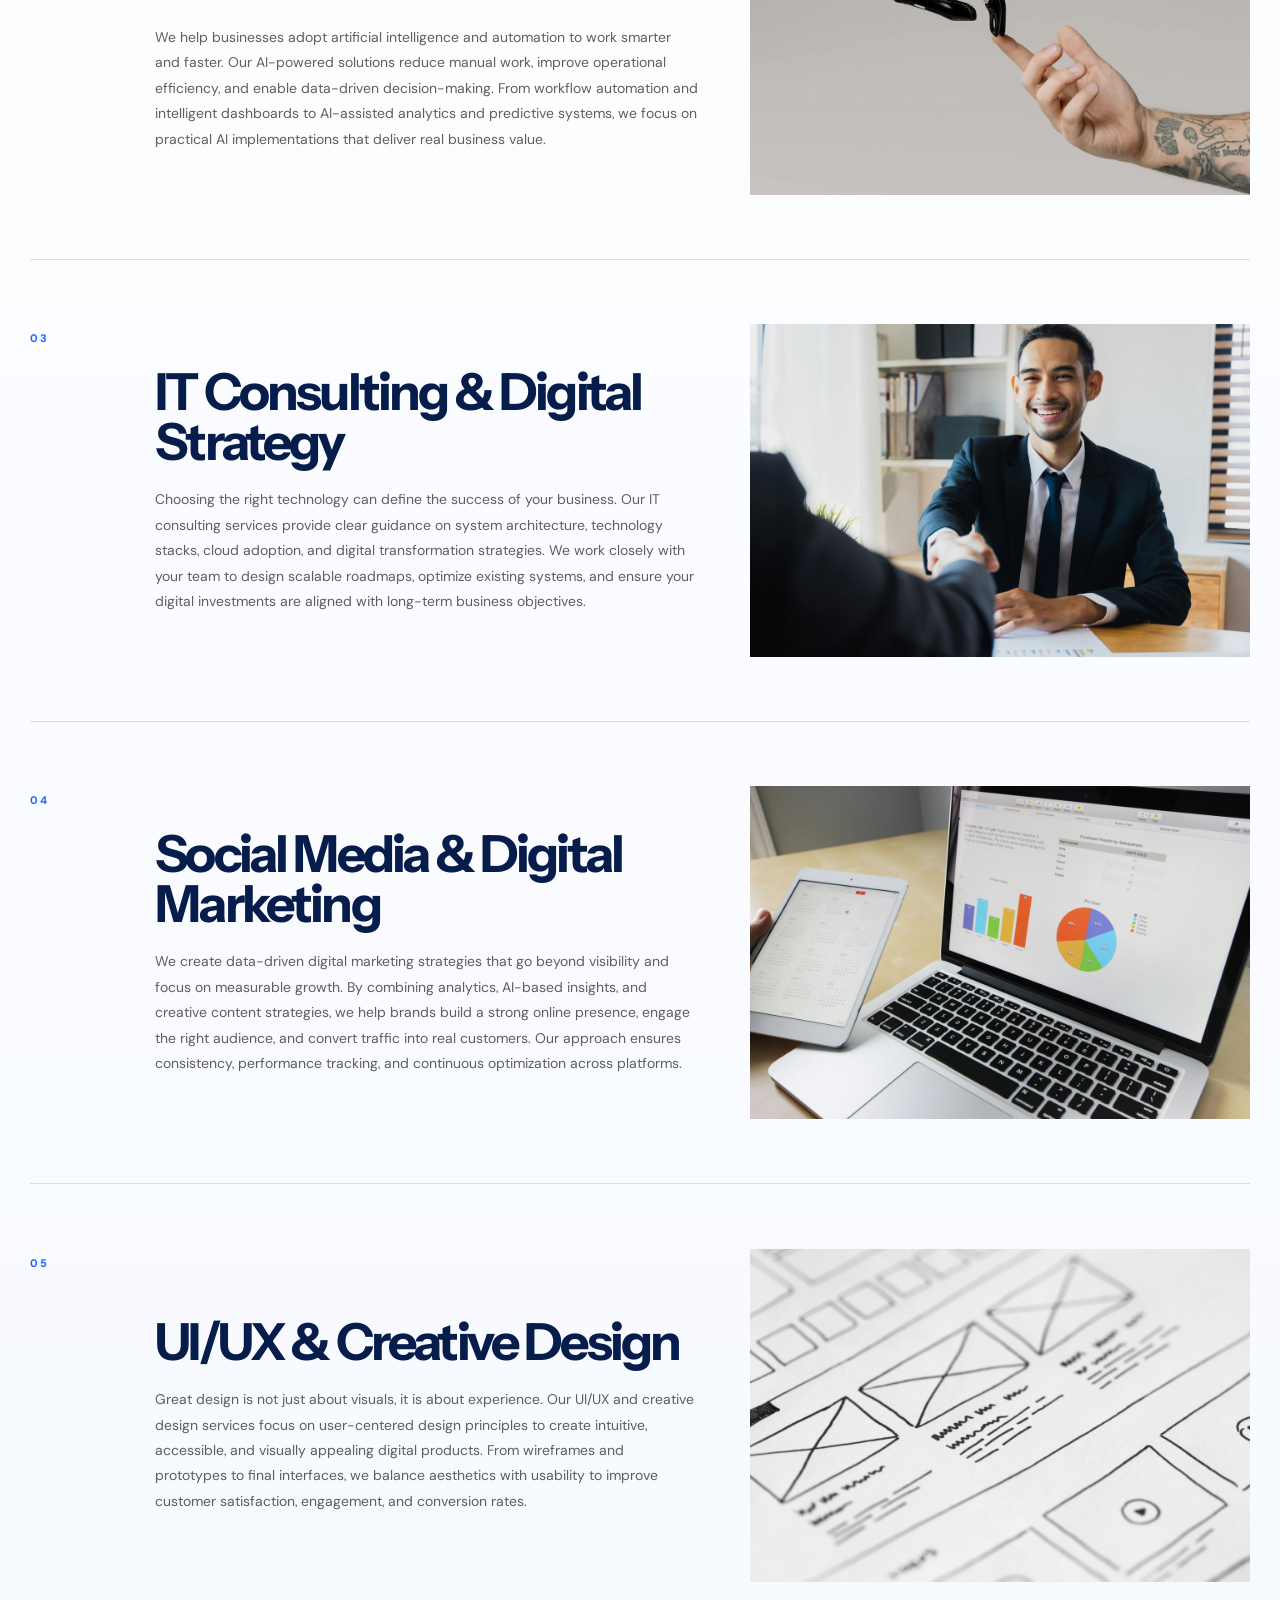
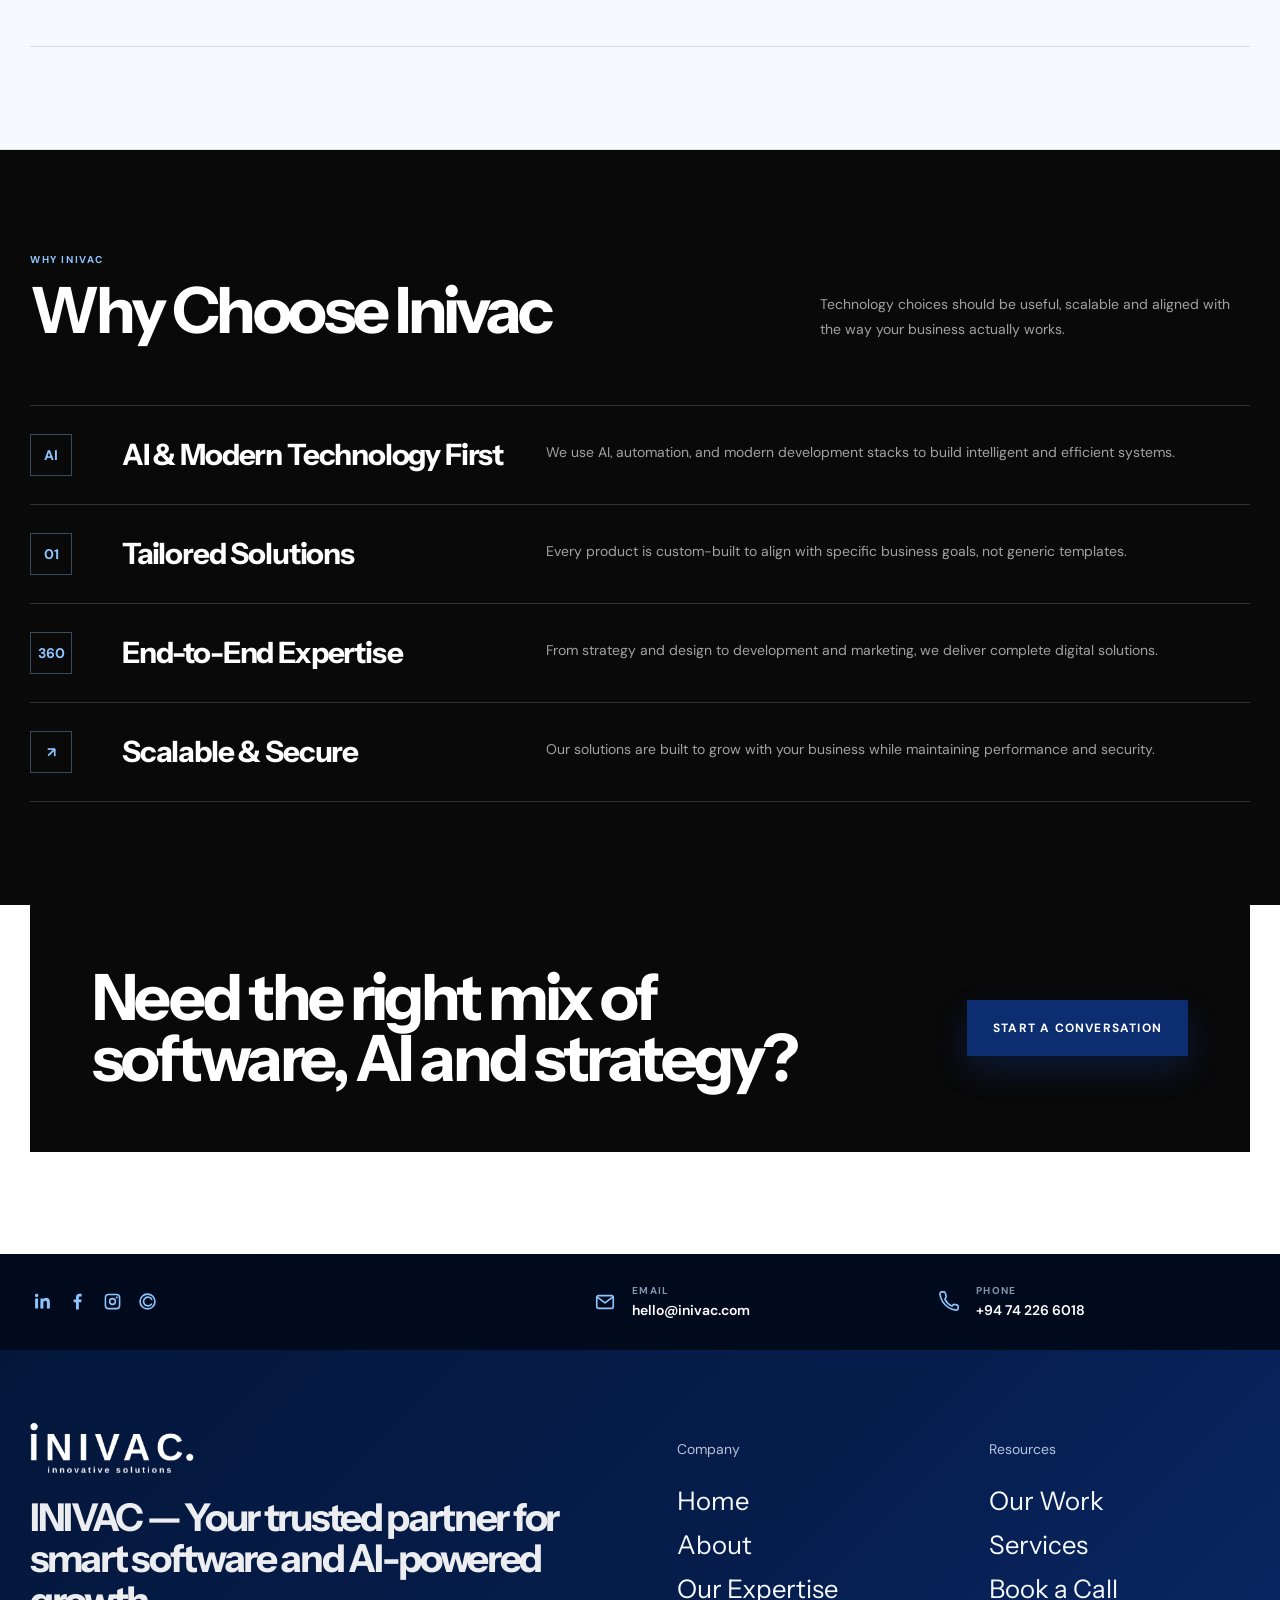
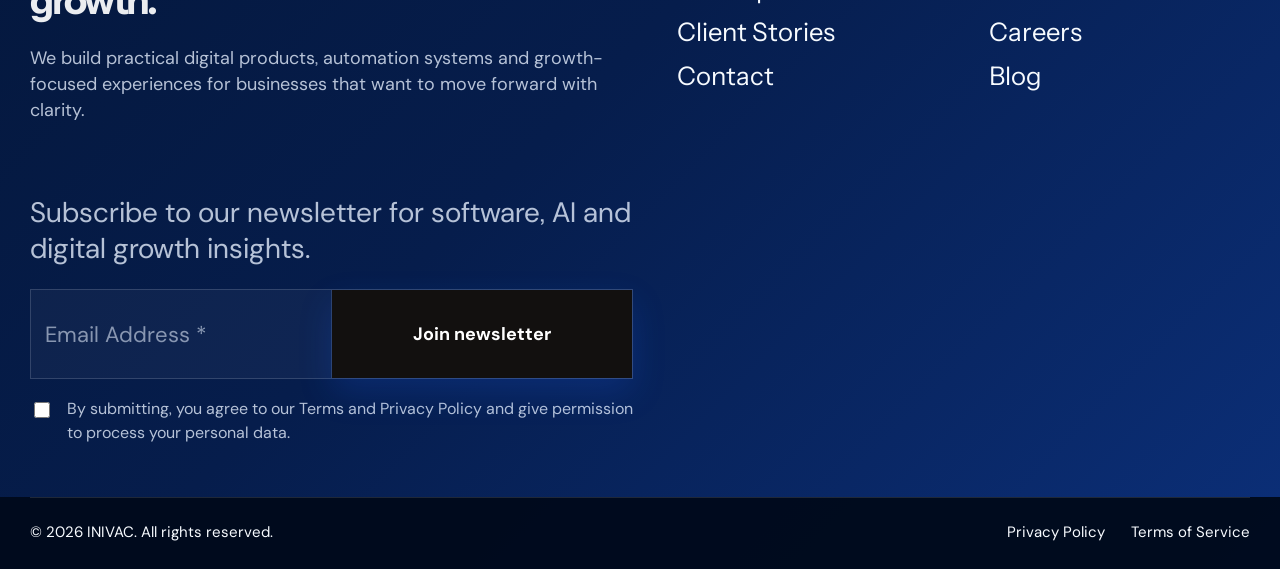
<file: services.html>
<!doctype html><html lang="en"><head><meta charset="utf-8"><meta name="viewport" content="width=device-width, initial-scale=1"><meta name="theme-color" content="#061d4c"><meta name="description" content="Explore INIVAC services including custom software, AI automation, IT consulting, digital marketing and UI/UX design."><title>INIVAC Services — Software, AI & Digital Strategy</title><link rel="preconnect" href="https://fonts.googleapis.com"><link rel="preconnect" href="https://fonts.gstatic.com" crossorigin><link href="https://fonts.googleapis.com/css2?family=DM+Sans:wght@400;500;600;700&family=Instrument+Sans:wght@400;500;600;700&display=swap" rel="stylesheet"><link rel="stylesheet" href="assets/css/styles.css"><link rel="stylesheet" href="assets/css/inner-pages.css"></head><body class="inner-page"><div class="preloader" id="preloader" aria-hidden="true"><img src="assets/img/inivac-logo.png" alt=""><span>Innovative solutions</span></div>
<header class="site-header" id="siteHeader">
  <div class="container header-inner">
    <a class="brand" href="index.html" aria-label="INIVAC home"><img src="assets/img/inivac-logo-blue.png" alt="INIVAC innovative solutions"></a>
    <nav class="desktop-nav" aria-label="Primary navigation"><a href="index.html" class="">Home</a>
<a href="about.html" class="">About</a>
<a href="services.html" class="is-active">Services</a>
<a href="careers.html" class="">Careers</a>
<a href="#" class="">Blog</a></nav>
    <a class="header-cta " href="contact.html">Contact Us</a>
    <button class="menu-toggle" id="menuToggle" type="button" aria-label="Open menu" aria-expanded="false"><span></span><span></span></button>
  </div>
  <div class="mobile-menu" id="mobileMenu" aria-hidden="true"><a href="index.html">Home</a>
<a href="about.html">About</a>
<a href="services.html">Services</a>
<a href="careers.html">Careers</a>
<a href="#">Blog</a><a class="mobile-menu__cta" href="contact.html">Contact Us</a></div>
</header><main>
<section class="page-hero"><div class="container page-hero__grid">
  <div class="page-hero__copy reveal"><div class="section-label">Our Services</div><h1>Digital solutions built to move your business forward.</h1><p>From custom software and AI automation to strategy, marketing and product design, INIVAC brings the right disciplines together around one business goal.</p></div>
  <div class="page-hero__panel reveal"><div class="page-hero__panel-inner"><div><span class="page-hero__eyebrow">Five core capabilities</span><h2>Strategy, build, automation, growth and experience.</h2></div><ul class="page-hero__panel-list"><li><b>01</b><span>Custom Software</span></li><li><b>02</b><span>AI &amp; Automation</span></li><li><b>03</b><span>IT Consulting</span></li><li><b>04</b><span>Digital Marketing</span></li><li><b>05</b><span>UI / UX Design</span></li></ul></div></div>
</div></section>
<section class="inner-section inner-section--soft"><div class="container services-list">
  <article class="service-detail reveal"><div class="service-detail__no">01</div><div><h2>Custom Software Development</h2><p>At INIVAC, we build custom software solutions designed specifically for your business goals. From web and mobile applications to SaaS platforms and internal systems, we use modern frameworks, cloud-native architectures, and scalable system designs to ensure long-term performance and security. Our development process focuses on clean code, API-driven architectures, and solutions ready to grow alongside your business.</p></div><div class="service-detail__image"><img src="assets/img/uploads/Software.jpg" alt="Custom software development"></div></article>
  <article class="service-detail reveal"><div class="service-detail__no">02</div><div><h2>AI &amp; Automation Solutions</h2><p>We help businesses adopt artificial intelligence and automation to work smarter and faster. Our AI-powered solutions reduce manual work, improve operational efficiency, and enable data-driven decision-making. From workflow automation and intelligent dashboards to AI-assisted analytics and predictive systems, we focus on practical AI implementations that deliver real business value.</p></div><div class="service-detail__image"><img src="assets/img/uploads/AI.jpg" alt="AI and automation"></div></article>
  <article class="service-detail reveal"><div class="service-detail__no">03</div><div><h2>IT Consulting &amp; Digital Strategy</h2><p>Choosing the right technology can define the success of your business. Our IT consulting services provide clear guidance on system architecture, technology stacks, cloud adoption, and digital transformation strategies. We work closely with your team to design scalable roadmaps, optimize existing systems, and ensure your digital investments are aligned with long-term business objectives.</p></div><div class="service-detail__image"><img src="assets/img/uploads/Consulting.jpg" alt="IT consulting and digital strategy"></div></article>
  <article class="service-detail reveal"><div class="service-detail__no">04</div><div><h2>Social Media &amp; Digital Marketing</h2><p>We create data-driven digital marketing strategies that go beyond visibility and focus on measurable growth. By combining analytics, AI-based insights, and creative content strategies, we help brands build a strong online presence, engage the right audience, and convert traffic into real customers. Our approach ensures consistency, performance tracking, and continuous optimization across platforms.</p></div><div class="service-detail__image"><img src="assets/img/uploads/Marketing.jpg" alt="Digital marketing analytics"></div></article>
  <article class="service-detail reveal"><div class="service-detail__no">05</div><div><h2>UI/UX &amp; Creative Design</h2><p>Great design is not just about visuals, it is about experience. Our UI/UX and creative design services focus on user-centered design principles to create intuitive, accessible, and visually appealing digital products. From wireframes and prototypes to final interfaces, we balance aesthetics with usability to improve customer satisfaction, engagement, and conversion rates.</p></div><div class="service-detail__image"><img src="assets/img/uploads/UIUX.jpg" alt="UI UX and creative design"></div></article>
</div></section>
<section class="inner-section inner-section--dark"><div class="container"><div class="inner-section-heading reveal"><div><div class="section-label" style="color:#8fc5ff">Why INIVAC</div><h2>Why Choose Inivac</h2></div><p>Technology choices should be useful, scalable and aligned with the way your business actually works.</p></div><div class="why-list">
  <article class="why-item reveal"><div class="why-item__icon">AI</div><h3>AI &amp; Modern Technology First</h3><p>We use AI, automation, and modern development stacks to build intelligent and efficient systems.</p></article>
  <article class="why-item reveal"><div class="why-item__icon">01</div><h3>Tailored Solutions</h3><p>Every product is custom-built to align with specific business goals, not generic templates.</p></article>
  <article class="why-item reveal"><div class="why-item__icon">360</div><h3>End-to-End Expertise</h3><p>From strategy and design to development and marketing, we deliver complete digital solutions.</p></article>
  <article class="why-item reveal"><div class="why-item__icon">↗</div><h3>Scalable &amp; Secure</h3><p>Our solutions are built to grow with your business while maintaining performance and security.</p></article>
</div></div></section>
<section class="page-cta"><div class="container"><div class="page-cta__inner reveal"><h2>Need the right mix of software, AI and strategy?</h2><a class="header-cta" href="contact.html">Start a conversation</a></div></div></section></main><footer class="site-footer">
  <div class="footer-utility-bar"><div class="container footer-utility-inner"><div class="footer-socials">
  <a class="footer-icon-link" href="#" aria-label="LinkedIn"><span class="footer-icon" aria-hidden="true"><svg viewBox="0 0 24 24" fill="currentColor"><path d="M6.94 8.5H3.56V20h3.38V8.5ZM5.25 3A2 2 0 1 0 5.3 7 2 2 0 0 0 5.25 3ZM20.44 12.68c0-3.33-1.78-4.88-4.16-4.88-1.92 0-2.78 1.05-3.26 1.79V8.5H9.64c.04.72 0 11.5 0 11.5h3.38v-6.42c0-.34.02-.68.12-.92.27-.68.9-1.38 1.96-1.38 1.38 0 1.93 1.04 1.93 2.57V20H20.4v-7.32h.04Z"/></svg></span><span>LinkedIn</span></a>
  <a class="footer-icon-link" href="#" aria-label="Facebook"><span class="footer-icon" aria-hidden="true"><svg viewBox="0 0 24 24" fill="currentColor"><path d="M13.5 21v-8.1h2.73l.41-3.16H13.5V7.72c0-.92.25-1.54 1.57-1.54h1.68V3.35c-.29-.04-1.28-.12-2.43-.12-2.4 0-4.05 1.47-4.05 4.16v2.34H7.56v3.16h2.71V21h3.23Z"/></svg></span><span>Facebook</span></a>
  <a class="footer-icon-link" href="#" aria-label="Instagram"><span class="footer-icon" aria-hidden="true"><svg viewBox="0 0 24 24" fill="currentColor"><path d="M7.5 3h9A4.5 4.5 0 0 1 21 7.5v9a4.5 4.5 0 0 1-4.5 4.5h-9A4.5 4.5 0 0 1 3 16.5v-9A4.5 4.5 0 0 1 7.5 3Zm0 1.8A2.7 2.7 0 0 0 4.8 7.5v9a2.7 2.7 0 0 0 2.7 2.7h9a2.7 2.7 0 0 0 2.7-2.7v-9a2.7 2.7 0 0 0-2.7-2.7h-9Zm9.45 1.35a1.2 1.2 0 1 1 0 2.4 1.2 1.2 0 0 1 0-2.4ZM12 7.8A4.2 4.2 0 1 1 7.8 12 4.2 4.2 0 0 1 12 7.8Zm0 1.8A2.4 2.4 0 1 0 14.4 12 2.4 2.4 0 0 0 12 9.6Z"/></svg></span><span>Instagram</span></a>
  <a class="footer-icon-link" href="#" aria-label="Clutch"><span class="footer-icon" aria-hidden="true"><svg viewBox="0 0 24 24" fill="none" stroke="currentColor" stroke-width="1.9" stroke-linecap="round" stroke-linejoin="round"><circle cx="12" cy="12" r="8.5"></circle><path d="M16.8 9.6A5 5 0 1 0 16.5 15"></path></svg></span><span>Clutch</span></a>
</div>
    <div class="footer-contact-panel" aria-label="INIVAC contact details">
      <a class="footer-contact-card" href="mailto:hello@inivac.com"><span class="footer-contact-card__icon" aria-hidden="true"><svg viewBox="0 0 24 24" fill="none" stroke="currentColor" stroke-width="1.8" stroke-linecap="round" stroke-linejoin="round"><rect x="3" y="5" width="18" height="14" rx="2"></rect><path d="m4 7 8 6 8-6"></path></svg></span><span class="footer-contact-card__content"><small>Email</small><strong>hello@inivac.com</strong></span></a>
      <a class="footer-contact-card" href="tel:+94742266018"><span class="footer-contact-card__icon" aria-hidden="true"><svg viewBox="0 0 24 24" fill="none" stroke="currentColor" stroke-width="1.8" stroke-linecap="round" stroke-linejoin="round"><path d="M22 16.92v2a2 2 0 0 1-2.18 2 19.8 19.8 0 0 1-8.63-3.07 19.5 19.5 0 0 1-6-6A19.8 19.8 0 0 1 2.12 3.2 2 2 0 0 1 4.11 1h2a2 2 0 0 1 2 1.72c.12.9.35 1.78.68 2.62a2 2 0 0 1-.45 2.11L7.5 8.8a16 16 0 0 0 7.7 7.7l1.35-1.35a2 2 0 0 1 2.11-.45c.84.33 1.72.56 2.62.68A2 2 0 0 1 22 16.92Z"></path></svg></span><span class="footer-contact-card__content"><small>Phone</small><strong>+94 74 226 6018</strong></span></a>
    </div>
  </div></div>
  <div class="site-footer__main"><div class="container footer-top footer-top--large">
    <div class="footer-statement"><img src="assets/img/inivac-logo-blue.png" alt="INIVAC"><h2>INIVAC — Your trusted partner for smart software and AI-powered growth.</h2><p>We build practical digital products, automation systems and growth-focused experiences for businesses that want to move forward with clarity.</p>
      <div class="footer-newsletter"><p>Subscribe to our newsletter for software, AI and digital growth insights.</p><form class="newsletter-form footer-newsletter-form"><input type="email" placeholder="Email Address *"><button type="button">Join newsletter</button></form><label class="footer-consent"><input type="checkbox"><span>By submitting, you agree to our Terms and Privacy Policy and give permission to process your personal data.</span></label></div>
    </div>
    <div class="footer-links footer-links--large"><div><span>Company</span><a href="index.html">Home</a><a href="about.html">About</a><a href="services.html">Our Expertise</a><a href="index.html#testimonials">Client Stories</a><a href="contact.html">Contact</a></div><div><span>Resources</span><a href="index.html#cases">Our Work</a><a href="services.html">Services</a><a href="contact.html">Book a Call</a><a href="careers.html">Careers</a><a href="#">Blog</a></div></div>
  </div></div>
  <div class="footer-bottom-bar"><div class="container footer-bottom footer-bottom--large"><span>© 2026 INIVAC. All rights reserved.</span><div><a href="#">Privacy Policy</a><a href="#">Terms of Service</a></div></div></div>
</footer><script src="assets/js/app.js"></script></body></html>
</file>
<file: assets/css/styles.css>
:root {
  --bg: #f5f1e8;
  --surface: #fbf8f1;
  --surface-2: #efeadf;
  --surface-dark: #12100f;
  --ink: #171514;
  --muted: #6d685f;
  --line: #d7d1c8;
  --blue: #061d4c;
  --blue-2: #0d2d71;
  --blue-3: #2d74ff;
  --blue-soft: #e8f1ff;
  --shadow: 0 20px 60px rgba(6, 29, 76, 0.08);
  --container: 1370px;
  --gutter: clamp(16px, 2.8vw, 30px);
  --section-space: clamp(78px, 8vw, 124px);
  --radius: 18px;
}

* { box-sizing: border-box; }
html { scroll-behavior: smooth; }
body {
  margin: 0;
  background: var(--bg);
  color: var(--ink);
  font-family: "DM Sans", sans-serif;
  -webkit-font-smoothing: antialiased;
  text-rendering: optimizeLegibility;
}
body.is-loading { overflow: hidden; }
a { color: inherit; text-decoration: none; }
img { display: block; max-width: 100%; }
button, input, textarea { font: inherit; }

.container {
  width: min(var(--container), calc(100% - (var(--gutter) * 2)));
  margin-inline: auto;
}

::selection {
  background: var(--blue-3);
  color: white;
}

.preloader {
  position: fixed;
  inset: 0;
  z-index: 1000;
  display: grid;
  place-content: center;
  justify-items: center;
  gap: 14px;
  background: var(--blue);
  color: white;
  transition: opacity .55s ease, visibility .55s ease;
}
.preloader.is-hidden { opacity: 0; visibility: hidden; }
.preloader img { width: min(250px, 62vw); }
.preloader span {
  font-size: 11px;
  letter-spacing: .18em;
  text-transform: uppercase;
  opacity: .7;
}

.site-header {
  position: sticky;
  top: 0;
  z-index: 90;
  background: rgba(245, 241, 232, .94);
  backdrop-filter: blur(14px);
  border-bottom: 1px solid rgba(23, 21, 20, 0.05);
  transition: background .28s ease, box-shadow .28s ease;
}
.site-header.is-scrolled {
  background: rgba(245, 241, 232, .98);
  box-shadow: 0 10px 30px rgba(0, 0, 0, 0.04);
}
.header-inner {
  display: grid;
  grid-template-columns: 150px 1fr auto;
  align-items: center;
  min-height: 72px;
  gap: 20px;
}
.brand { display: inline-flex; align-items: center; }
.brand img { width: 128px; }
.desktop-nav {
  display: flex;
  justify-content: center;
  gap: clamp(14px, 2vw, 30px);
}
.desktop-nav a {
  position: relative;
  padding: 8px 2px;
  color: #39342e;
  font-size: 12px;
  font-weight: 500;
  letter-spacing: .02em;
}
.desktop-nav a::after {
  content: "";
  position: absolute;
  left: 0;
  bottom: 1px;
  width: 100%;
  height: 1px;
  background: var(--blue);
  transform: scaleX(0);
  transform-origin: left;
  transition: transform .25s ease;
}
.desktop-nav a:hover::after { transform: scaleX(1); }

.header-cta,
.hero-link,
.section-band,
.newsletter-form button,
.contact-form button,
.mobile-menu__cta {
  display: inline-flex;
  align-items: center;
  justify-content: center;
  gap: 12px;
  border: 0;
  cursor: pointer;
  transition: transform .25s ease, box-shadow .25s ease, filter .25s ease;
}
.header-cta:hover,
.hero-link:hover,
.section-band:hover,
.newsletter-form button:hover,
.contact-form button:hover,
.mobile-menu__cta:hover {
  transform: translateY(-2px);
  filter: saturate(1.06);
}

.header-cta {
  min-height: 46px;
  padding: 0 18px;
  border-radius: 0;
  background: linear-gradient(135deg, var(--blue-3), #56a0ff);
  color: white;
  font-size: 11px;
  font-weight: 700;
  letter-spacing: .1em;
  text-transform: uppercase;
  box-shadow: 0 14px 34px rgba(45, 116, 255, 0.18);
}

.menu-toggle {
  display: none;
  width: 46px;
  height: 46px;
  margin-left: auto;
  border: 1px solid var(--line);
  background: transparent;
  align-items: center;
  justify-content: center;
  flex-direction: column;
  gap: 5px;
}
.menu-toggle span {
  width: 18px;
  height: 2px;
  background: var(--blue);
}
.mobile-menu {
  display: none;
  padding: 0 0 16px;
  background: var(--bg);
  border-top: 1px solid rgba(23, 21, 20, 0.06);
}
.mobile-menu a {
  display: block;
  width: min(var(--container), calc(100% - (var(--gutter) * 2)));
  margin-inline: auto;
  padding: 14px 0;
  border-bottom: 1px solid var(--line);
  font-size: 14px;
}
.mobile-menu__cta {
  margin-top: 14px !important;
  padding: 14px 18px !important;
  border-bottom: 0 !important;
  background: linear-gradient(135deg, var(--blue-3), #56a0ff);
  color: white;
  justify-content: space-between;
}
body.menu-open .mobile-menu { display: block; }

.hero {
  padding: 18px 0 0;
}
.hero-shell {
  display: grid;
  grid-template-columns: minmax(0, 1fr) minmax(0, 1fr);
  border: 1px solid var(--line);
  background: var(--surface);
}
.hero-media {
  position: relative;
  min-height: 560px;
  overflow: hidden;
}
.hero-media::after {
  content: "";
  position: absolute;
  inset: 0;
  background: linear-gradient(180deg, transparent 60%, rgba(18, 16, 15, .14));
  pointer-events: none;
}
.hero-media img {
  width: 100%;
  height: 100%;
  object-fit: cover;
}
.hero-media__label {
  position: absolute;
  z-index: 2;
  left: 18px;
  bottom: 18px;
  padding: 10px 12px;
  border: 1px solid rgba(255,255,255,.5);
  background: rgba(255,255,255,.78);
  color: var(--blue);
  font-size: 10px;
  font-weight: 700;
  letter-spacing: .08em;
  text-transform: uppercase;
  backdrop-filter: blur(8px);
}
.hero-copy {
  display: flex;
  flex-direction: column;
  justify-content: center;
  padding: clamp(36px, 5vw, 56px);
}
.hero-kicker,
.section-label {
  margin-bottom: 18px;
  color: var(--blue);
  font-size: 10px;
  font-weight: 700;
  letter-spacing: .16em;
  text-transform: uppercase;
}
.hero h1,
.section-heading h2,
.testimonial-heading h2,
.contact-heading h2,
.footer-statement h2,
.about-intro,
.quote-card blockquote,
.case-content h3,
.expertise-copy h3 {
  margin: 0;
  font-family: "Instrument Sans", sans-serif;
  letter-spacing: -.06em;
}
.hero h1 {
  font-size: clamp(42px, 5vw, 66px);
  line-height: .95;
  max-width: 540px;
}
.hero-copy > p {
  max-width: 520px;
  margin: 18px 0 0;
  color: var(--muted);
  font-size: 14px;
  line-height: 1.75;
}
.hero-review {
  display: grid;
  grid-template-columns: 140px 1fr;
  gap: 18px;
  align-items: center;
  max-width: 520px;
  margin-top: 22px;
}
.hero-review > div {
  display: grid;
  gap: 6px;
}
.hero-review strong {
  color: var(--blue);
  font-family: "Instrument Sans", sans-serif;
  font-size: 28px;
  line-height: 1;
  letter-spacing: -.05em;
}
.hero-review span,
.hero-review p {
  color: var(--muted);
  font-size: 12px;
  line-height: 1.6;
  margin: 0;
}
.hero-link {
  justify-content: space-between;
  width: min(100%, 520px);
  min-height: 60px;
  margin-top: 18px;
  padding: 0 16px 0 20px;
  background: var(--surface-dark);
  color: white;
  font-size: 13px;
  font-weight: 600;
}
.hero-link b,
.section-band b,
.contact-form button b {
  display: inline-grid;
  place-items: center;
  width: 34px;
  height: 34px;
  background: rgba(255,255,255,.12);
  font-size: 16px;
}

.trusted-strip {
  border-top: 1px solid var(--line);
  border-bottom: 1px solid var(--line);
  background: var(--surface);
}
.trusted-strip__inner {
  display: grid;
  grid-template-columns: 220px 1fr;
  align-items: center;
  min-height: 90px;
}
.trusted-strip p {
  margin: 0;
  color: var(--muted);
  font-size: 12px;
}
.trusted-logos {
  display: flex;
  flex-wrap: wrap;
  justify-content: space-between;
  gap: 18px;
}
.trusted-logos span {
  color: #2d2a25;
  font-size: 13px;
  font-weight: 700;
}

.section { padding: var(--section-space) 0; }
.about-top {
  display: grid;
  grid-template-columns: 210px 1fr;
  gap: 26px;
}
.about-intro {
  max-width: 900px;
  font-size: clamp(28px, 3vw, 48px);
  line-height: 1.05;
}
.about-intro strong { color: var(--blue); font-weight: 700; }
.about-copy > p:last-child {
  max-width: 690px;
  margin: 18px 0 0;
  color: var(--muted);
  font-size: 14px;
  line-height: 1.8;
}
.about-bottom {
  display: grid;
  grid-template-columns: .92fr 1.08fr;
  align-items: stretch;
  margin-top: 44px;
  border: 1px solid var(--line);
  background: var(--surface);
}
.metric-grid {
  display: grid;
  grid-template-columns: 1fr 1fr;
  background: var(--line);
  gap: 1px;
}
.metric-grid article {
  min-height: 195px;
  padding: 28px;
  background: var(--surface);
}
.metric-grid strong {
  display: block;
  color: var(--ink);
  font-family: "Instrument Sans", sans-serif;
  font-size: 42px;
  line-height: 1;
  letter-spacing: -.06em;
}
.metric-grid span {
  display: block;
  max-width: 180px;
  margin-top: 52px;
  color: var(--muted);
  font-size: 12px;
  line-height: 1.55;
}
.about-image { min-height: 392px; }
.about-image img {
  width: 100%;
  height: 100%;
  object-fit: cover;
}

.section-heading,
.testimonial-heading,
.contact-heading {
  display: grid;
  grid-template-columns: minmax(0, 1fr) 380px;
  gap: 28px;
  align-items: end;
  margin-bottom: 36px;
}
.section-heading h2,
.testimonial-heading h2,
.contact-heading h2,
.footer-statement h2 {
  font-size: clamp(34px, 4vw, 56px);
  line-height: .98;
}
.section-heading p,
.testimonial-heading p,
.contact-heading p,
.footer-statement p {
  margin: 0;
  color: var(--muted);
  font-size: 14px;
  line-height: 1.75;
}

.case-list { border-top: 1px solid var(--line); }
.case-row {
  display: grid;
  grid-template-columns: 44% 56%;
  border-bottom: 1px solid var(--line);
}
.case-image {
  position: relative;
  min-height: 258px;
  overflow: hidden;
  border-right: 1px solid var(--line);
}
.case-image img {
  width: 100%;
  height: 100%;
  object-fit: cover;
  transition: transform .45s ease;
}
.case-row:hover .case-image img { transform: scale(1.04); }
.case-image > span {
  position: absolute;
  top: 16px;
  left: 16px;
  display: grid;
  place-items: center;
  width: 34px;
  height: 34px;
  background: rgba(255,255,255,.86);
  color: var(--blue);
  font-size: 11px;
  font-weight: 700;
}
.case-content {
  display: flex;
  flex-direction: column;
  justify-content: center;
  padding: 28px 30px;
}
.case-content h3,
.expertise-copy h3 {
  font-size: clamp(26px, 2.4vw, 40px);
  line-height: 1;
}
.case-content p,
.expertise-copy p {
  margin: 16px 0 0;
  color: var(--muted);
  font-size: 14px;
  line-height: 1.75;
}
.case-stats {
  display: grid;
  grid-template-columns: 1fr 1fr;
  gap: 16px;
  margin-top: 22px;
  padding-top: 18px;
  border-top: 1px solid var(--line);
}
.case-stats span {
  color: var(--muted);
  font-size: 12px;
}
.case-stats b {
  display: block;
  margin-bottom: 5px;
  color: var(--ink);
  font-size: 17px;
}
.section-band {
  justify-content: space-between;
  width: 100%;
  min-height: 68px;
  margin-top: 24px;
  padding: 0 14px 0 20px;
  background: var(--surface-dark);
  color: white;
  font-size: 13px;
  font-weight: 600;
}
.section-band--blue {
  background: linear-gradient(135deg, var(--blue-2), var(--blue-3));
}

.expertise {
  background: var(--surface-2);
  border-top: 1px solid var(--line);
  border-bottom: 1px solid var(--line);
}
.expertise-list { border-top: 1px solid var(--line); }
.expertise-row {
  display: grid;
  grid-template-columns: 64px 1fr 320px;
  gap: 26px;
  align-items: center;
  padding: 24px 0;
  border-bottom: 1px solid var(--line);
}
.expertise-number {
  color: var(--blue);
  font-size: 11px;
  font-weight: 700;
  letter-spacing: .08em;
}
.tags {
  display: flex;
  flex-wrap: wrap;
  gap: 8px;
  margin-top: 18px;
}
.tags span {
  padding: 7px 10px;
  border: 1px solid rgba(23,21,20,.12);
  background: rgba(255,255,255,.55);
  color: #37322d;
  font-size: 10px;
  font-weight: 700;
  letter-spacing: .05em;
  text-transform: uppercase;
}
.expertise-image {
  height: 188px;
  overflow: hidden;
}
.expertise-image img {
  width: 100%;
  height: 100%;
  object-fit: cover;
}

.testimonial-heading {
  grid-template-columns: 1.15fr .85fr;
}
.testimonial-grid {
  display: grid;
  grid-template-columns: 1.15fr .85fr;
  gap: 1px;
  border: 1px solid var(--line);
  background: var(--line);
}
.quote-card {
  display: flex;
  flex-direction: column;
  justify-content: space-between;
  min-height: 470px;
  padding: 38px;
  background: var(--surface-dark);
  color: white;
}
.quote-card blockquote {
  font-size: clamp(28px, 3vw, 42px);
  line-height: 1.06;
}
.quote-author {
  display: grid;
  gap: 5px;
  margin-top: 38px;
}
.quote-author span {
  color: rgba(255,255,255,.66);
  font-size: 12px;
}
.testimonial-media {
  display: grid;
  grid-template-rows: auto 1fr auto;
  background: var(--surface);
}
.testimonial-media__top {
  padding: 24px;
}
.testimonial-media__top span {
  color: var(--blue);
  font-family: "Instrument Sans", sans-serif;
  font-size: 48px;
  line-height: 1;
  letter-spacing: -.06em;
}
.testimonial-media__top p {
  margin: 5px 0 0;
  color: var(--muted);
  font-size: 12px;
}
.testimonial-media img {
  width: 100%;
  height: 100%;
  min-height: 260px;
  object-fit: cover;
}
.testimonial-media__bottom {
  display: flex;
  justify-content: space-between;
  gap: 14px;
  padding: 15px 18px;
  color: var(--muted);
  font-size: 11px;
}

.newsletter {
  background: var(--surface-dark);
  color: white;
}
.newsletter-inner {
  display: grid;
  grid-template-columns: 1fr 1fr;
  gap: 28px;
  align-items: center;
  min-height: 104px;
}
.newsletter-inner > div {
  display: flex;
  gap: 20px;
  align-items: center;
}
.newsletter-inner span {
  color: #92b8ff;
  font-size: 11px;
  text-transform: uppercase;
  letter-spacing: .12em;
}
.newsletter-inner p {
  margin: 0;
  color: rgba(255,255,255,.72);
  font-size: 13px;
}
.newsletter-form {
  display: grid;
  grid-template-columns: 1fr 150px;
}
.newsletter-form input {
  min-height: 50px;
  padding: 0 14px;
  border: 1px solid rgba(255,255,255,.16);
  border-right: 0;
  background: transparent;
  color: white;
  outline: none;
}
.newsletter-form button {
  min-height: 50px;
  background: linear-gradient(135deg, var(--blue-3), #56a0ff);
  color: white;
  font-weight: 700;
}

.contact-heading { margin-bottom: 24px; }
.contact-form {
  border-top: 1px solid var(--line);
}
.form-row {
  display: grid;
  grid-template-columns: 1fr 1fr;
}
.contact-form label {
  display: grid;
  grid-template-columns: 150px 1fr;
  align-items: center;
  min-height: 72px;
  padding: 0 16px;
  border-right: 1px solid var(--line);
  border-bottom: 1px solid var(--line);
}
.form-row label:last-child { border-right: 0; }
.contact-form > label {
  align-items: start;
  padding-top: 18px;
}
.contact-form label > span {
  color: var(--muted);
  font-size: 12px;
}
.contact-form input,
.contact-form textarea {
  width: 100%;
  border: 0;
  background: transparent;
  outline: none;
  color: var(--ink);
}
.contact-form textarea {
  min-height: 140px;
  padding-top: 2px;
  resize: vertical;
}
.contact-form button {
  justify-content: space-between;
  width: 100%;
  min-height: 64px;
  margin-top: 0;
  padding: 0 16px 0 20px;
  background: linear-gradient(135deg, var(--blue-3), #56a0ff);
  color: white;
  font-weight: 700;
}

.site-footer {
  padding: 0;
  background: linear-gradient(135deg, #4be7b0, #63e6ff 95%);
  color: #081321;
}
.footer-top {
  display: grid;
  grid-template-columns: 1.1fr .9fr;
  gap: 50px;
  padding: 42px 0 30px;
}
.footer-statement img {
  width: 164px;
  filter: brightness(0) saturate(100%);
}
.footer-statement h2 {
  max-width: 600px;
  margin-top: 24px;
  font-size: clamp(34px, 4vw, 54px);
}
.footer-statement p {
  max-width: 520px;
  margin-top: 16px;
  color: rgba(8,19,33,.78);
}
.footer-links {
  display: grid;
  grid-template-columns: repeat(3, 1fr);
  gap: 24px;
}
.footer-links > div {
  display: grid;
  align-content: start;
  gap: 10px;
}
.footer-links span {
  margin-bottom: 8px;
  color: rgba(8,19,33,.54);
  font-size: 10px;
  letter-spacing: .14em;
  text-transform: uppercase;
}
.footer-links a,
.footer-links p {
  margin: 0;
  color: rgba(8,19,33,.88);
  font-size: 12px;
  line-height: 1.65;
}
.footer-bottom {
  display: flex;
  justify-content: space-between;
  gap: 20px;
  padding: 16px 0 20px;
  border-top: 1px solid rgba(8,19,33,.12);
  color: rgba(8,19,33,.62);
  font-size: 11px;
}
.footer-bottom div {
  display: flex;
  gap: 18px;
}

.reveal {
  opacity: 0;
  transform: translateY(22px);
  transition: opacity .78s ease, transform .78s ease;
}
.reveal.is-visible {
  opacity: 1;
  transform: translateY(0);
}

@media (max-width: 1080px) {
  .header-inner { grid-template-columns: 1fr auto; }
  .desktop-nav, .header-cta { display: none; }
  .menu-toggle { display: inline-flex; }

  .hero-shell,
  .about-bottom,
  .section-heading,
  .testimonial-heading,
  .contact-heading,
  .footer-top,
  .testimonial-grid,
  .case-row {
    grid-template-columns: 1fr;
  }

  .hero-copy { order: -1; }
  .hero-media { min-height: 440px; }
  .trusted-strip__inner { grid-template-columns: 1fr; gap: 16px; padding: 20px 0; }
  .trusted-logos { justify-content: flex-start; }
  .about-top { grid-template-columns: 1fr; }
  .case-image { border-right: 0; border-bottom: 1px solid var(--line); }
  .expertise-row { grid-template-columns: 52px 1fr; }
  .expertise-image { grid-column: 2; width: min(100%, 540px); }
  .newsletter-inner { grid-template-columns: 1fr; padding: 22px 0; }
  .footer-links { margin-top: 4px; }
}

@media (max-width: 700px) {
  :root {
    --gutter: 14px;
    --section-space: 68px;
  }

  .site-header { backdrop-filter: blur(10px); }
  .header-inner { min-height: 64px; }
  .brand img { width: 112px; }
  .menu-toggle {
    width: 42px;
    height: 42px;
  }

  .hero { padding-top: 8px; }
  .hero-media { min-height: 300px; }
  .hero-copy { padding: 28px 20px 30px; }
  .hero h1,
  .section-heading h2,
  .testimonial-heading h2,
  .contact-heading h2,
  .footer-statement h2,
  .about-intro {
    font-size: clamp(34px, 9.5vw, 44px);
  }
  .hero-copy > p { font-size: 14px; }
  .hero-review { grid-template-columns: 1fr; gap: 10px; }

  .metric-grid { grid-template-columns: 1fr; }
  .metric-grid article { min-height: 150px; }
  .metric-grid span { margin-top: 28px; }
  .about-image { min-height: 280px; }

  .case-image { min-height: 220px; }
  .case-content { padding: 22px 18px 24px; }
  .case-stats { grid-template-columns: 1fr; }

  .expertise-row { grid-template-columns: 1fr; gap: 14px; padding: 24px 0; }
  .expertise-image { grid-column: auto; width: 100%; height: 210px; }

  .quote-card { min-height: 390px; padding: 28px 22px; }
  .quote-card blockquote { font-size: 26px; }
  .testimonial-media img { min-height: 240px; }

  .newsletter-inner > div {
    flex-direction: column;
    align-items: flex-start;
    gap: 8px;
  }
  .newsletter-form { grid-template-columns: 1fr; gap: 8px; }
  .newsletter-form input { border-right: 1px solid rgba(255,255,255,.16); }

  .form-row { grid-template-columns: 1fr; }
  .contact-form label {
    grid-template-columns: 1fr;
    gap: 8px;
    min-height: 82px;
    padding: 14px 12px;
    border-right: 0;
  }
  .contact-form > label { padding-top: 14px; }

  .footer-links { grid-template-columns: 1fr 1fr; }
  .footer-links > div:last-child { grid-column: 1 / -1; }
  .footer-bottom { flex-direction: column; }
}

@media (prefers-reduced-motion: reduce) {
  .reveal,
  .site-header,
  .case-image img,
  .header-cta,
  .hero-link,
  .section-band,
  .newsletter-form button,
  .contact-form button,
  .mobile-menu__cta {
    transition-duration: .01ms !important;
  }
}


/* ===========================================================
   V11 — Palette cleanup (white / black / dark neon blue only)
   + broader scroll reveal coverage
   =========================================================== */
:root {
  --bg: #ffffff;
  --surface: #ffffff;
  --surface-2: #f7f9ff;
  --surface-dark: #090909;
  --ink: #0d0d0d;
  --muted: rgba(13, 13, 13, .66);
  --line: rgba(13, 13, 13, .12);
  --blue: #061d4c;
  --blue-2: #0a2b7a;
  --blue-3: #1e63ff;
  --blue-soft: #eef4ff;
  --shadow: 0 20px 60px rgba(6, 29, 76, 0.08);
}

body,
.hero,
.trusted-strip,
.about,
.cases,
.testimonials,
.contact,
.hero-shell,
.about-bottom,
.testimonial-media,
.case-content,
.metric-grid article {
  background-color: var(--surface);
}

.expertise {
  background: linear-gradient(180deg, #ffffff 0%, #f7f9ff 100%);
}

.site-header {
  background: rgba(255,255,255,.94);
  border-bottom-color: rgba(13,13,13,.08);
}
.site-header.is-scrolled {
  background: rgba(255,255,255,.98);
}
.desktop-nav a,
.metric-grid strong,
.case-stats b,
.testimonial-media__top span,
.hero-review strong,
.tags span,
.hero-media__label {
  color: var(--blue);
}
.header-cta,
.mobile-menu__cta,
.section-band--blue,
.newsletter-form button,
.contact-form button {
  background: linear-gradient(135deg, var(--blue) 0%, var(--blue-2) 42%, var(--blue-3) 100%);
  box-shadow: 0 14px 34px rgba(30, 99, 255, 0.18);
}
.hero-link,
.section-band,
.quote-card,
.newsletter {
  background: var(--surface-dark);
}
.hero-link b,
.section-band b,
.contact-form button b {
  background: rgba(255,255,255,.14);
}
.hero-media__label {
  background: rgba(255,255,255,.9);
}
.newsletter-inner span {
  color: #8fb3ff;
}
.site-footer {
  background: radial-gradient(circle at 18% 12%, rgba(30,99,255,.22), transparent 34%), linear-gradient(180deg, #0a0a0c 0%, #06111f 56%, #061d4c 100%);
  color: #ffffff;
}
.footer-statement img {
  filter: brightness(0) invert(1);
}
.footer-statement h2,
.footer-links a,
.footer-links p {
  color: rgba(255,255,255,.92);
}
.footer-statement p,
.footer-bottom {
  color: rgba(255,255,255,.68);
}
.footer-links span {
  color: rgba(143,179,255,.82);
}
.footer-bottom {
  border-top-color: rgba(255,255,255,.12);
}
.reveal {
  will-change: opacity, transform;
}


/* ===========================================================
   V12 — premium typography + interactive hover polish
   =========================================================== */
body {
  font-feature-settings: "liga" 1, "kern" 1, "ss01" 1;
}

.hero h1,
.section-heading h2,
.testimonial-heading h2,
.contact-heading h2,
.footer-statement h2,
.about-intro,
.quote-card blockquote,
.case-content h3,
.expertise-copy h3 {
  font-weight: 700;
}

.hero-copy > p,
.about-copy > p:last-child,
.case-content p,
.expertise-copy p,
.section-heading p,
.testimonial-heading p,
.contact-heading p,
.footer-statement p,
.hero-review p,
.hero-review span,
.metric-grid span,
.testimonial-media__top p,
.testimonial-media__bottom,
.footer-links a,
.footer-links p {
  color: rgba(13, 13, 13, .72);
}

.site-footer .footer-statement p,
.site-footer .footer-links a,
.site-footer .footer-links p,
.site-footer .footer-bottom {
  color: rgba(255,255,255,.76);
}

.about-intro {
  --intro-progress: 0%;
  position: relative;
  background-image: linear-gradient(90deg,
    var(--blue) 0%,
    var(--blue-3) var(--intro-progress),
    rgba(13, 13, 13, .22) var(--intro-progress),
    rgba(13, 13, 13, .22) 100%);
  -webkit-background-clip: text;
  background-clip: text;
  -webkit-text-fill-color: transparent;
  color: transparent;
  transition: filter .3s ease;
}
.about-intro.is-active {
  filter: drop-shadow(0 8px 22px rgba(30, 99, 255, .10));
}
.about-intro strong {
  color: inherit;
}

.header-cta,
.hero-link,
.section-band,
.newsletter-form button,
.contact-form button,
.mobile-menu__cta {
  position: relative;
  overflow: hidden;
}

.header-cta::before,
.hero-link::before,
.section-band::before,
.newsletter-form button::before,
.contact-form button::before,
.mobile-menu__cta::before {
  content: "";
  position: absolute;
  top: -140%;
  left: -28%;
  width: 28%;
  height: 360%;
  background: linear-gradient(90deg, transparent, rgba(255,255,255,.34), transparent);
  transform: rotate(18deg) translateX(-240%);
  transition: transform .72s cubic-bezier(.2,.7,.2,1);
}

.header-cta:hover,
.hero-link:hover,
.section-band:hover,
.newsletter-form button:hover,
.contact-form button:hover,
.mobile-menu__cta:hover {
  box-shadow: 0 18px 38px rgba(30, 99, 255, 0.18), 0 0 0 1px rgba(30,99,255,.12) inset;
}
.header-cta:hover::before,
.hero-link:hover::before,
.section-band:hover::before,
.newsletter-form button:hover::before,
.contact-form button:hover::before,
.mobile-menu__cta:hover::before {
  transform: rotate(18deg) translateX(520%);
}
.hero-link:hover b,
.section-band:hover b,
.contact-form button:hover b,
.header-cta:hover::after {
  transform: translate(3px,-3px);
}

.hero-media,
.about-image,
.case-image,
.expertise-image,
.testimonial-media {
  position: relative;
  overflow: hidden;
  isolation: isolate;
}

.hero-media::before,
.about-image::before,
.case-image::before,
.expertise-image::before,
.testimonial-media::before {
  content: "";
  position: absolute;
  inset: 0;
  z-index: 2;
  background: linear-gradient(135deg, rgba(6,29,76,0) 18%, rgba(30,99,255,.16) 100%);
  opacity: 0;
  transition: opacity .4s ease, transform .55s ease;
  pointer-events: none;
}

.hero-media img,
.about-image img,
.case-image img,
.expertise-image img,
.testimonial-media img {
  transition: transform .65s cubic-bezier(.2,.7,.2,1), filter .45s ease;
}

.hero-media:hover::before,
.about-image:hover::before,
.case-image:hover::before,
.expertise-image:hover::before,
.testimonial-media:hover::before {
  opacity: 1;
}

.hero-media:hover img,
.about-image:hover img,
.case-image:hover img,
.expertise-image:hover img,
.testimonial-media:hover img {
  transform: scale(1.05);
  filter: saturate(1.08) contrast(1.04) brightness(.98);
}

.hero-media__label,
.case-image > span {
  transition: transform .3s ease, box-shadow .3s ease, background .3s ease;
}
.hero-media:hover .hero-media__label,
.case-image:hover > span {
  transform: translateY(-2px);
  box-shadow: 0 14px 28px rgba(30,99,255,.14);
  background: rgba(255,255,255,.96);
}

.desktop-nav a,
.header-cta,
.hero-link,
.section-band,
.newsletter-form button,
.contact-form button,
.case-image,
.hero-media,
.about-image,
.expertise-image,
.testimonial-media {
  cursor: pointer;
}

@media (prefers-reduced-motion: reduce) {
  .about-intro,
  .header-cta::before,
  .hero-link::before,
  .section-band::before,
  .newsletter-form button::before,
  .contact-form button::before,
  .mobile-menu__cta::before,
  .hero-media::before,
  .about-image::before,
  .case-image::before,
  .expertise-image::before,
  .testimonial-media::before,
  .hero-media img,
  .about-image img,
  .case-image img,
  .expertise-image img,
  .testimonial-media img {
    transition-duration: .01ms !important;
  }
}


/* ===========================================================
   V13 — requested loader color animation + screenshot-style hero
   =========================================================== */
.preloader img {
  animation: inivacLoaderPulse 2.8s ease-in-out infinite;
}

@keyframes inivacLoaderPulse {
  0%, 100% {
    filter: saturate(1) brightness(1) drop-shadow(0 0 0 rgba(30,99,255,0));
  }
  50% {
    filter: hue-rotate(18deg) saturate(1.45) brightness(1.08) drop-shadow(0 0 24px rgba(30,99,255,.28));
  }
}

.hero-shell {
  display: block;
  border: 0;
  background: transparent;
}

.hero-grid {
  display: grid;
  grid-template-columns: minmax(0, 1.08fr) minmax(0, .92fr);
  grid-template-areas:
    "media copy"
    "desc cta";
  align-items: stretch;
}

.hero-media {
  grid-area: media;
  min-height: 635px;
  clip-path: polygon(24% 0, 100% 0, 100% 100%, 0 100%, 0 35%);
}

.hero-media::after {
  background: linear-gradient(180deg, transparent 0%, transparent 68%, rgba(18, 16, 15, .10));
}

.hero-media__label,
.hero-kicker,
.hero-copy > p {
  display: none;
}

.hero-main {
  grid-area: copy;
  display: flex;
  align-items: flex-start;
  padding: clamp(12px, 2.8vw, 28px) 0 0 clamp(28px, 3vw, 40px);
}

.hero-copy {
  display: flex;
  flex-direction: column;
  justify-content: space-between;
  width: 100%;
  padding: 0;
}

.hero h1 {
  max-width: 650px;
  font-size: clamp(56px, 6vw, 96px);
  line-height: 1;
  letter-spacing: -.055em;
}

.hero-review {
  grid-template-columns: 234px 1fr;
  gap: 18px;
  max-width: none;
  margin-top: 30px;
  align-items: center;
}

.hero-avatars {
  display: flex;
  align-items: center;
}

.hero-avatars img {
  width: 44px;
  height: 44px;
  margin-right: -10px;
  border: 2px solid #ffffff;
  border-radius: 50%;
  object-fit: cover;
  box-shadow: 0 10px 24px rgba(0, 0, 0, .08);
}

.hero-review__content {
  display: grid;
  gap: 6px;
}

.hero-review__score {
  display: flex;
  align-items: center;
  gap: 8px;
}

.hero-diamond {
  width: 9px;
  height: 9px;
  display: inline-block;
  background: #111111;
  border-radius: 1px;
  transform: rotate(45deg);
}

.hero-review__score strong {
  margin-left: 8px;
  color: var(--ink);
  font-size: 16px;
}

.hero-review__content p {
  margin: 0;
  color: rgba(13, 13, 13, .82);
  font-size: 14px;
  line-height: 1.45;
}

.hero-description {
  grid-area: desc;
  padding: 28px 28px 0 28px;
}

.hero-description p {
  max-width: 860px;
  margin: 0;
  color: rgba(13, 13, 13, .74);
  font-size: clamp(16px, 1.85vw, 20px);
  line-height: 1.45;
}

.hero-link {
  grid-area: cta;
  width: 100%;
  min-height: 160px;
  margin-top: 0;
  padding: 34px 28px;
  justify-content: space-between;
  align-items: center;
  font-size: clamp(22px, 2.2vw, 32px);
  font-weight: 600;
}

.hero-link span {
  max-width: 240px;
}

.hero-link b {
  width: 52px;
  height: 52px;
  font-size: 30px;
}

@media (max-width: 1080px) {
  .hero-grid {
    grid-template-columns: 1fr;
    grid-template-areas:
      "copy"
      "media"
      "desc"
      "cta";
  }

  .hero-main {
    padding: 8px 0 24px;
  }

  .hero-media {
    min-height: 500px;
    clip-path: polygon(18% 0, 100% 0, 100% 100%, 0 100%, 0 26%);
  }

  .hero-description {
    padding: 24px 0 0;
  }

  .hero-link {
    min-height: 120px;
    margin-top: 22px;
  }
}

@media (max-width: 700px) {
  .hero {
    padding-top: 10px;
  }

  .hero-main {
    padding-bottom: 18px;
  }

  .hero h1 {
    font-size: clamp(44px, 12.5vw, 64px);
    line-height: 1.02;
    letter-spacing: -.045em;
  }

  .hero-review {
    grid-template-columns: 1fr;
    gap: 14px;
    margin-top: 22px;
  }

  .hero-avatars img {
    width: 38px;
    height: 38px;
  }

  .hero-media {
    min-height: 340px;
    clip-path: polygon(28% 0, 100% 0, 100% 100%, 0 100%, 0 34%);
  }

  .hero-description {
    padding-top: 18px;
  }

  .hero-description p {
    font-size: 15px;
  }

  .hero-link {
    min-height: 100px;
    margin-top: 18px;
    padding: 24px 20px;
    font-size: 20px;
  }

  .hero-link b {
    width: 44px;
    height: 44px;
    font-size: 24px;
  }
}

@media (prefers-reduced-motion: reduce) {
  .preloader img {
    animation-duration: .01ms !important;
  }
}

/* Requested V12 refinement: black button hover only */
.hero-link,
.section-band:not(.section-band--blue) {
  background-image: none;
  background-color: var(--surface-dark);
  transition: transform .25s ease, box-shadow .35s ease, filter .25s ease, background-color .4s cubic-bezier(.2, .7, .2, 1);
}

.hero-link:hover,
.section-band:not(.section-band--blue):hover {
  background-color: var(--blue-2);
}


/* ===========================================================
   V13 follow-up — buttons, client stories slider, large footer
   =========================================================== */
.header-cta::before,
.hero-link::before,
.section-band::before,
.newsletter-form button::before,
.contact-form button::before,
.mobile-menu__cta::before {
  display: none !important;
}

.hero-link,
.section-band,
.newsletter-form button,
.contact-form button,
.mobile-menu__cta,
.header-cta {
  justify-content: center;
}

.hero-link,
.section-band,
.services-more,
.contact-form button {
  gap: 0;
}

.hero-link b,
.section-band b,
.contact-form button b {
  display: none !important;
}

.services-more,
.section-band:not(.section-band--blue),
.section-band.section-band--blue {
  background: var(--surface-dark);
  color: #fff;
  box-shadow: none;
}

.services-more:hover,
.section-band:hover,
.section-band.section-band--blue:hover,
.hero-link:hover {
  background: var(--blue-2);
}

.hero-link {
  justify-content: flex-start;
}

.header-cta,
.mobile-menu__cta,
.newsletter-form button,
.contact-form button {
  transition: background-color .35s ease, transform .25s ease, box-shadow .25s ease, color .25s ease;
}

.header-cta:hover,
.mobile-menu__cta:hover,
.newsletter-form button:hover,
.contact-form button:hover {
  background: var(--blue-2);
  color: #fff;
}

.story-slide {
  display: none;
}

.story-slide.is-active {
  display: block;
}

.stories-slider {
  margin-top: 24px;
}

.story-layout {
  display: grid;
  grid-template-columns: minmax(0, 2.1fr) minmax(360px, 1fr);
  border: 1px solid var(--line);
  background: var(--surface-2);
}

.story-quote-panel {
  display: grid;
  min-height: 560px;
  align-content: space-between;
  gap: 36px;
  padding: clamp(34px, 4vw, 58px);
  background: #12100f;
  color: #fff;
}

.story-quote-panel blockquote {
  max-width: 950px;
  margin: 0;
  font-family: "Instrument Sans", sans-serif;
  font-size: clamp(34px, 3vw, 54px);
  line-height: 1.14;
  letter-spacing: -.045em;
}

.story-author {
  display: flex;
  align-items: center;
  gap: 18px;
}

.story-author img {
  width: 74px;
  height: 74px;
  border-radius: 0;
  object-fit: cover;
}

.story-author strong {
  display: block;
  font-family: "Instrument Sans", sans-serif;
  font-size: 28px;
  line-height: 1.05;
}

.story-author span {
  display: block;
  margin-top: 6px;
  color: rgba(255,255,255,.74);
  font-size: 18px;
  line-height: 1.45;
}

.story-logo-row {
  display: grid;
  grid-template-columns: repeat(4, minmax(0, 1fr));
  gap: 18px;
  padding-top: 30px;
  border-top: 1px solid rgba(255,255,255,.12);
}

.story-logo-row span {
  display: block;
  color: rgba(255,255,255,.88);
  font-size: clamp(18px, 1.4vw, 26px);
  font-weight: 700;
  letter-spacing: -.03em;
}

.story-media-panel {
  display: grid;
  grid-template-rows: 1fr auto;
  border-left: 1px solid var(--line);
  background: #ebe7dd;
}

.story-media-card {
  position: relative;
  min-height: 560px;
  padding: 30px 26px 28px;
}

.story-media-card::before {
  content: "";
  position: absolute;
  inset: 30px 26px 28px;
  background: linear-gradient(135deg, #f1eee6 0 62px, transparent 62px);
  z-index: 1;
  pointer-events: none;
}

.story-media-card img {
  position: relative;
  z-index: 0;
  width: 100%;
  height: 100%;
  min-height: 470px;
  object-fit: cover;
  clip-path: polygon(16% 0, 100% 0, 100% 78%, 76% 100%, 0 100%, 0 18%);
}

.story-media-card__count {
  position: absolute;
  z-index: 2;
  font-family: "Instrument Sans", sans-serif;
  font-size: 34px;
  font-weight: 700;
  color: #1a1716;
}

.story-count-current {
  top: 34px;
  left: 30px;
}

.story-count-next {
  right: 42px;
  bottom: 28px;
}

.story-brand-badge {
  position: absolute;
  z-index: 2;
  left: 50%;
  bottom: 130px;
  transform: translateX(-50%);
  padding: 14px 20px;
  background: rgba(255,255,255,.9);
  color: #111;
  font-family: "Instrument Sans", sans-serif;
  font-size: clamp(24px, 2vw, 44px);
  font-weight: 700;
  line-height: 1;
}

.story-controls {
  display: grid;
  grid-template-columns: 1fr;
}

.story-control {
  display: flex;
  align-items: center;
  justify-content: space-between;
  gap: 14px;
  min-height: 86px;
  padding: 0 30px;
  border: 0;
  border-top: 1px solid rgba(255,255,255,.08);
  background: #12100f;
  color: #fff;
  cursor: pointer;
  transition: background-color .3s ease, color .3s ease;
}

.story-control::after {
  font-size: 40px;
  line-height: 1;
}

.story-control--next::after {
  content: "→";
}

.story-control--prev::after {
  content: "←";
}

.story-control:hover {
  background: var(--blue-2);
}

.story-control span {
  font-size: 18px;
  font-weight: 700;
}

.site-footer {
  padding: 0;
  background: #4fe9a4;
  color: #07110f;
}

.footer-utility-bar,
.footer-bottom-bar {
  background: #12100f;
  color: #fff;
}

.footer-utility-inner,
.footer-bottom--large {
  display: flex;
  align-items: center;
  justify-content: space-between;
  gap: 24px;
}

.footer-utility-inner {
  min-height: 58px;
}

.footer-socials,
.footer-utility-contact,
.footer-bottom--large div {
  display: flex;
  align-items: center;
  gap: clamp(14px, 2vw, 28px);
}

.footer-socials a,
.footer-utility-contact a,
.footer-bottom--large a,
.footer-bottom--large span {
  color: rgba(255,255,255,.95);
  font-size: 14px;
}

.footer-utility-contact span {
  width: 14px;
  height: 14px;
  background: #4fe9a4;
  display: inline-block;
}

.site-footer__main {
  background: #4fe9a4;
}

.footer-top--large {
  display: grid;
  grid-template-columns: minmax(0, 1fr) minmax(300px, .95fr);
  gap: 44px;
  padding: clamp(48px, 6vw, 72px) 0 52px;
}

.footer-statement h2 {
  max-width: 820px;
  font-size: clamp(48px, 5.3vw, 82px);
  line-height: 1.03;
  letter-spacing: -.06em;
}

.site-footer .footer-statement p {
  max-width: 900px;
  margin-top: 24px;
  color: rgba(7,17,15,.88);
  font-size: clamp(18px, 1.4vw, 22px);
  line-height: 1.45;
}

.footer-newsletter {
  max-width: 900px;
  margin-top: 72px;
}

.site-footer .footer-newsletter > p {
  margin-bottom: 22px;
  font-size: clamp(24px, 2.2vw, 38px);
  line-height: 1.28;
}

.footer-newsletter-form {
  grid-template-columns: minmax(0, 1fr) auto;
  gap: 0;
  border: 1px solid rgba(7,17,15,.16);
  background: rgba(255,255,255,.1);
}

.footer-newsletter-form input {
  min-height: 82px;
  border: 0;
  border-right: 1px solid rgba(7,17,15,.14);
  background: transparent;
  color: #07110f;
  font-size: 22px;
}

.footer-newsletter-form input::placeholder {
  color: rgba(7,17,15,.62);
}

.footer-newsletter-form button {
  min-width: 300px;
  min-height: 82px;
  border-radius: 0;
  background: #12100f;
  color: #fff;
  font-size: clamp(18px, 1.4vw, 26px);
  font-weight: 700;
}

.footer-consent {
  display: flex;
  align-items: flex-start;
  gap: 14px;
  margin-top: 18px;
}

.footer-consent input {
  width: 22px;
  height: 22px;
  margin-top: 2px;
}

.footer-consent span {
  color: rgba(7,17,15,.88);
  font-size: 16px;
  line-height: 1.5;
}

.footer-links--large {
  grid-template-columns: repeat(2, 1fr);
  gap: 50px;
  align-content: start;
  padding-top: 18px;
}

.footer-links--large span {
  margin-bottom: 16px;
  color: rgba(7,17,15,.72);
  font-size: 14px;
  letter-spacing: 0;
  text-transform: none;
}

.site-footer .footer-links--large a {
  color: #07110f;
  font-family: "Instrument Sans", sans-serif;
  font-size: clamp(20px, 2vw, 32px);
  line-height: 1.32;
}

.footer-bottom--large {
  min-height: 72px;
}

.footer-bottom--large span,
.footer-bottom--large a {
  font-size: 15px;
  color: rgba(255,255,255,.94);
}

@media (max-width: 1180px) {
  .story-layout,
  .footer-top--large {
    grid-template-columns: 1fr;
  }

  .story-media-panel {
    border-left: 0;
    border-top: 1px solid var(--line);
  }

  .story-quote-panel,
  .story-media-card {
    min-height: auto;
  }

  .story-logo-row {
    grid-template-columns: repeat(2, minmax(0, 1fr));
  }
}

@media (max-width: 760px) {
  .hero-link,
  .section-band,
  .newsletter-form button,
  .contact-form button,
  .mobile-menu__cta,
  .header-cta {
    justify-content: center;
  }

  .story-quote-panel {
    gap: 28px;
    padding: 26px 20px;
    min-height: auto;
  }

  .story-quote-panel blockquote {
    font-size: clamp(28px, 8vw, 38px);
  }

  .story-author strong {
    font-size: 22px;
  }

  .story-author span,
  .story-control span,
  .footer-consent span {
    font-size: 14px;
  }

  .story-media-card {
    padding: 18px;
  }

  .story-media-card::before {
    inset: 18px;
    background: linear-gradient(135deg, #f1eee6 0 44px, transparent 44px);
  }

  .story-media-card img {
    min-height: 290px;
    clip-path: polygon(18% 0, 100% 0, 100% 82%, 78% 100%, 0 100%, 0 18%);
  }

  .story-count-current {
    top: 22px;
    left: 22px;
  }

  .story-count-next {
    right: 28px;
    bottom: 18px;
  }

  .story-brand-badge {
    bottom: 72px;
    padding: 10px 14px;
    font-size: 22px;
  }

  .story-control {
    min-height: 68px;
    padding: 0 20px;
  }

  .footer-utility-inner,
  .footer-bottom--large {
    flex-direction: column;
    align-items: flex-start;
    padding: 14px 0;
  }

  .footer-socials,
  .footer-utility-contact,
  .footer-bottom--large div {
    flex-wrap: wrap;
    gap: 12px 18px;
  }

  .footer-statement h2 {
    font-size: clamp(42px, 11vw, 58px);
  }

  .site-footer .footer-newsletter > p {
    font-size: 24px;
  }

  .footer-newsletter {
    margin-top: 34px;
  }

  .footer-newsletter-form {
    grid-template-columns: 1fr;
  }

  .footer-newsletter-form input,
  .footer-newsletter-form button {
    min-height: 64px;
    font-size: 16px;
  }

  .footer-newsletter-form button {
    min-width: 0;
  }

  .footer-links--large {
    grid-template-columns: 1fr 1fr;
    gap: 28px;
  }
}

@media (max-width: 560px) {
  .story-logo-row,
  .footer-links--large {
    grid-template-columns: 1fr;
  }

  .footer-utility-contact span {
    display: none;
  }
}


/* ===========================================================
   V13 footer-only refinements
   =========================================================== */
.site-footer,
.site-footer__main {
  background: linear-gradient(135deg, #04173b 0%, #061d4c 46%, #0b2e76 100%);
  color: #f4f8ff;
}

.footer-utility-bar,
.footer-bottom-bar {
  background: rgba(1, 10, 28, 0.96);
  color: #f4f8ff;
}

.footer-statement img {
  filter: brightness(0) invert(1);
}

.site-footer .footer-statement h2 {
  max-width: 680px;
  font-size: clamp(32px, 3vw, 46px);
  line-height: 1.08;
}

.site-footer .footer-statement p,
.site-footer .footer-consent span,
.site-footer .footer-links--large span {
  color: rgba(232, 241, 255, 0.78);
}

.site-footer .footer-links--large a,
.site-footer .footer-bottom--large span,
.site-footer .footer-bottom--large a,
.site-footer .footer-socials a,
.site-footer .footer-utility-contact a {
  color: #f7fbff;
}

.site-footer .footer-newsletter-form {
  border-color: rgba(232, 241, 255, 0.16);
  background: rgba(255, 255, 255, 0.04);
}

.site-footer .footer-newsletter-form input {
  border-right-color: rgba(232, 241, 255, 0.14);
  color: #fff;
}

.site-footer .footer-newsletter-form input::placeholder {
  color: rgba(232, 241, 255, 0.56);
}

.site-footer .footer-newsletter-form button {
  background: rgba(1, 10, 28, 0.96);
}

.site-footer .footer-newsletter-form button:hover {
  background: #0d2d71;
}

.footer-utility-contact {
  gap: 14px;
}

.footer-icon-link {
  display: inline-flex;
  align-items: center;
  gap: 10px;
  padding: 8px 12px;
  border: 1px solid transparent;
  border-radius: 999px;
  transition: transform .28s ease, background-color .28s ease, border-color .28s ease, color .28s ease, box-shadow .28s ease;
}

.footer-icon-link:hover {
  transform: translateY(-2px);
  background: rgba(255, 255, 255, 0.08);
  border-color: rgba(111, 170, 255, 0.34);
  box-shadow: 0 14px 30px rgba(0, 0, 0, 0.16);
  color: #9fd0ff;
}

.footer-icon {
  width: 18px;
  height: 18px;
  display: inline-flex;
  align-items: center;
  justify-content: center;
  color: #8fc5ff;
  transition: transform .28s ease, color .28s ease;
}

.footer-icon svg {
  width: 18px;
  height: 18px;
  display: block;
}

.footer-icon-link:hover .footer-icon {
  transform: scale(1.12);
  color: #cde7ff;
}

.footer-socials,
.footer-utility-contact {
  flex-wrap: wrap;
}

@media (max-width: 760px) {
  .site-footer .footer-statement h2 {
    font-size: clamp(28px, 8vw, 36px);
  }

  .footer-icon-link {
    padding: 7px 10px;
  }
}


/* ===========================================================
   Footer contact alignment + normal hero title animation
   =========================================================== */
.footer-utility-inner {
  display: grid;
  grid-template-columns: minmax(0, 1fr) auto;
  align-items: center;
  gap: 28px;
}

.footer-socials {
  min-width: 0;
}

.footer-utility-contact {
  display: grid;
  grid-template-columns: repeat(2, max-content);
  align-items: center;
  justify-content: end;
  gap: 12px;
  flex-wrap: nowrap;
}

.footer-utility-contact .footer-icon-link {
  min-width: 0;
  white-space: nowrap;
}

.hero-title-animate {
  opacity: 0;
  transform: translateY(24px);
  animation: heroTitleFadeUp .95s cubic-bezier(.22, .68, 0, 1) .75s forwards;
}

@keyframes heroTitleFadeUp {
  from {
    opacity: 0;
    transform: translateY(24px);
  }
  to {
    opacity: 1;
    transform: translateY(0);
  }
}

@media (max-width: 1180px) {
  .footer-utility-inner {
    grid-template-columns: 1fr;
    gap: 10px;
    padding-block: 14px;
  }

  .footer-utility-contact {
    justify-content: start;
  }
}

@media (max-width: 620px) {
  .footer-utility-contact {
    width: 100%;
    grid-template-columns: 1fr;
    gap: 4px;
  }

  .footer-utility-contact .footer-icon-link {
    width: 100%;
    justify-content: flex-start;
  }
}

@media (prefers-reduced-motion: reduce) {
  .hero-title-animate {
    opacity: 1;
    transform: none;
    animation: none;
  }
}


/* ===========================================================
   Footer utility bar final fix — icon boxes + contact alignment
   =========================================================== */
.footer-utility-inner {
  display: grid !important;
  grid-template-columns: auto minmax(0, 1fr) !important;
  align-items: center;
  gap: 20px;
}

.footer-socials {
  display: flex;
  align-items: center;
  gap: 10px;
  flex-wrap: wrap;
}

.footer-socials .footer-icon-link {
  width: 46px;
  height: 46px;
  padding: 0;
  justify-content: center;
  border-radius: 12px;
  background: rgba(255, 255, 255, 0.04);
  border: 1px solid rgba(143, 197, 255, 0.18);
  box-shadow: none;
}

.footer-socials .footer-icon-link > span:last-child {
  display: none;
}

.footer-socials .footer-icon-link:hover {
  background: rgba(159, 208, 255, 0.14);
  border-color: rgba(159, 208, 255, 0.42);
  box-shadow: 0 10px 24px rgba(0, 0, 0, 0.16);
}

.footer-utility-contact {
  min-width: 0;
  display: flex;
  align-items: center;
  justify-content: flex-end;
  gap: 12px;
  flex-wrap: nowrap;
}

.footer-utility-contact .footer-icon-link {
  min-width: 0;
  min-height: 46px;
  padding: 0 14px;
  border-radius: 12px;
  background: rgba(255, 255, 255, 0.04);
  border: 1px solid rgba(143, 197, 255, 0.16);
  white-space: nowrap;
  overflow: hidden;
}

.footer-utility-contact .footer-icon-link span:last-child {
  display: inline-block;
  min-width: 0;
  font-size: 14px;
  line-height: 1;
}

.footer-utility-contact .footer-icon-link:hover {
  background: rgba(159, 208, 255, 0.12);
  border-color: rgba(159, 208, 255, 0.38);
}

@media (max-width: 980px) {
  .footer-utility-inner {
    grid-template-columns: 1fr !important;
    align-items: start;
  }

  .footer-utility-contact {
    width: 100%;
    justify-content: flex-start;
    flex-wrap: wrap;
  }
}

@media (max-width: 640px) {
  .footer-utility-inner {
    gap: 12px;
  }

  .footer-socials {
    gap: 8px;
  }

  .footer-socials .footer-icon-link {
    width: 42px;
    height: 42px;
  }

  .footer-utility-contact {
    display: grid;
    grid-template-columns: 1fr;
    gap: 8px;
  }

  .footer-utility-contact .footer-icon-link {
    width: 100%;
    justify-content: flex-start;
    padding: 0 12px;
  }

  .footer-utility-contact .footer-icon-link span:last-child {
    font-size: 13px;
  }
}


/* ===========================================================
   Footer contact details — rebuilt from scratch
   =========================================================== */
.footer-utility-inner {
  display: grid !important;
  grid-template-columns: auto minmax(520px, 1fr) !important;
  align-items: center !important;
  gap: clamp(28px, 4vw, 64px) !important;
  min-height: 96px;
  padding-block: 14px;
}

.footer-contact-panel {
  min-width: 0;
  display: grid;
  grid-template-columns: repeat(2, minmax(240px, 1fr));
  gap: 14px;
  justify-self: end;
  width: min(100%, 700px);
}

.footer-contact-card {
  min-width: 0;
  min-height: 66px;
  display: grid;
  grid-template-columns: 42px minmax(0, 1fr);
  align-items: center;
  gap: 13px;
  padding: 10px 16px;
  border: 1px solid rgba(143, 197, 255, 0.22);
  border-radius: 12px;
  background: rgba(255, 255, 255, 0.055);
  color: #ffffff !important;
  overflow: hidden;
  transition: transform .28s ease, border-color .28s ease, background-color .28s ease, box-shadow .28s ease;
}

.footer-contact-card:hover {
  transform: translateY(-2px);
  border-color: rgba(159, 208, 255, 0.6);
  background: rgba(159, 208, 255, 0.12);
  box-shadow: 0 12px 28px rgba(0, 0, 0, 0.2);
}

.footer-contact-card__icon {
  width: 42px;
  height: 42px;
  display: inline-flex;
  align-items: center;
  justify-content: center;
  border-radius: 10px;
  background: rgba(143, 197, 255, 0.14);
  color: #9fd0ff;
  flex: 0 0 auto;
  transition: transform .28s ease, background-color .28s ease, color .28s ease;
}

.footer-contact-card:hover .footer-contact-card__icon {
  transform: scale(1.06);
  background: rgba(159, 208, 255, 0.22);
  color: #ffffff;
}

.footer-contact-card__icon svg {
  width: 21px;
  height: 21px;
  display: block;
}

.footer-contact-card__content {
  min-width: 0;
  display: grid;
  gap: 5px;
}

.footer-contact-card__content small {
  display: block;
  color: rgba(210, 229, 255, 0.68);
  font-size: 10px;
  font-weight: 700;
  letter-spacing: .13em;
  line-height: 1;
  text-transform: uppercase;
}

.footer-contact-card__content strong {
  display: block;
  min-width: 0;
  color: #ffffff;
  font-family: "DM Sans", sans-serif;
  font-size: clamp(13px, 1.05vw, 16px);
  font-weight: 600;
  line-height: 1.2;
  white-space: nowrap;
  overflow: hidden;
  text-overflow: ellipsis;
}

@media (max-width: 1120px) {
  .footer-utility-inner {
    grid-template-columns: 1fr !important;
    gap: 16px !important;
  }

  .footer-contact-panel {
    justify-self: stretch;
    width: 100%;
    max-width: 760px;
  }
}

@media (max-width: 680px) {
  .footer-contact-panel {
    grid-template-columns: 1fr;
    gap: 10px;
  }

  .footer-contact-card {
    min-height: 62px;
    padding: 9px 12px;
  }

  .footer-contact-card__content strong {
    font-size: 14px;
    white-space: normal;
    overflow: visible;
    text-overflow: clip;
  }
}


/* ===========================================================
   Header + footer utility refinement
   =========================================================== */

/* Slightly larger header to balance the large footer */
.header-inner {
  min-height: 84px;
  grid-template-columns: 172px 1fr auto;
  gap: 26px;
}

.brand img {
  width: 146px;
}

.desktop-nav {
  gap: clamp(18px, 2.4vw, 36px);
}

.desktop-nav a {
  font-size: 13px;
  padding-block: 10px;
}

.header-cta {
  min-height: 50px;
  padding-inline: 22px;
}

/* Remove all box backgrounds/borders from footer social/contact links */
.footer-socials .footer-icon-link,
.footer-contact-card {
  border: 0 !important;
  background: transparent !important;
  box-shadow: none !important;
  border-radius: 0 !important;
}

/* Social icons: clean, unboxed */
.footer-socials .footer-icon-link {
  width: auto;
  height: auto;
  min-height: 38px;
  padding: 4px 2px;
}

.footer-socials .footer-icon-link:hover {
  background: transparent !important;
  border-color: transparent !important;
  box-shadow: none !important;
  transform: translateY(-3px);
  color: #9fd0ff;
}

.footer-socials .footer-icon {
  width: 21px;
  height: 21px;
}

.footer-socials .footer-icon svg {
  width: 21px;
  height: 21px;
}

/* Email and phone: clean inline information, no card look */
.footer-contact-panel {
  width: min(100%, 660px);
  gap: 28px;
}

.footer-contact-card {
  min-height: 58px;
  grid-template-columns: 30px minmax(0, 1fr);
  gap: 12px;
  padding: 6px 0;
  overflow: visible;
}

.footer-contact-card:hover {
  border-color: transparent !important;
  background: transparent !important;
  box-shadow: none !important;
  transform: translateY(-2px);
}

.footer-contact-card__icon {
  width: 30px;
  height: 30px;
  border-radius: 0;
  background: transparent !important;
  color: #8fc5ff;
}

.footer-contact-card:hover .footer-contact-card__icon {
  background: transparent !important;
  color: #ffffff;
  transform: scale(1.08);
}

.footer-contact-card__icon svg {
  width: 22px;
  height: 22px;
}

.footer-contact-card__content {
  gap: 6px;
}

.footer-contact-card__content small {
  color: rgba(210, 229, 255, 0.64);
}

.footer-contact-card__content strong {
  font-size: clamp(14px, 1.05vw, 16px);
  overflow: visible;
  text-overflow: clip;
}

/* Responsive header sizing */
@media (max-width: 1080px) {
  .header-inner {
    min-height: 76px;
    grid-template-columns: 1fr auto;
  }

  .brand img {
    width: 132px;
  }
}

@media (max-width: 680px) {
  .header-inner {
    min-height: 70px;
  }

  .brand img {
    width: 118px;
  }

  .footer-contact-panel {
    gap: 10px;
  }

  .footer-contact-card {
    min-height: 52px;
    padding: 4px 0;
  }
}


/* ===========================================================
   Video-inspired button motion + directional header + polish
   =========================================================== */
html {
  scroll-behavior: smooth;
  scroll-padding-top: 24px;
}

body {
  overflow-x: hidden;
}

.site-header {
  will-change: transform;
  transition: transform .46s cubic-bezier(.22, .61, .36, 1),
              background-color .28s ease,
              box-shadow .28s ease;
}

.site-header.is-hidden {
  transform: translateY(calc(-100% - 4px));
}

/* Shared video-style bottom-to-top fill animation */
.header-cta,
.mobile-menu__cta,
.hero-link,
.section-band,
.story-control,
.newsletter-inner .newsletter-form button,
.contact-form button,
.footer-newsletter-form button {
  --button-base: #0d2d71;
  --button-fill: #12100f;
  --button-text: #ffffff;
  --button-hover-text: #ffffff;
  position: relative;
  isolation: isolate;
  overflow: hidden;
  background-color: var(--button-base) !important;
  background-image:
    linear-gradient(var(--button-fill), var(--button-fill)),
    linear-gradient(var(--button-base), var(--button-base)) !important;
  background-position: left bottom, left top !important;
  background-repeat: no-repeat !important;
  background-size: 100% 0%, 100% 100% !important;
  color: var(--button-text) !important;
  transition:
    background-size .52s cubic-bezier(.22, .72, .18, 1),
    color .28s ease,
    transform .28s ease,
    box-shadow .32s ease !important;
  will-change: background-size, transform;
}

.hero-link,
.section-band,
.story-control,
.footer-newsletter-form button {
  --button-base: #12100f;
  --button-fill: #0d2d71;
}

.header-cta:hover,
.header-cta:focus-visible,
.mobile-menu__cta:hover,
.mobile-menu__cta:focus-visible,
.hero-link:hover,
.hero-link:focus-visible,
.section-band:hover,
.section-band:focus-visible,
.story-control:hover,
.story-control:focus-visible,
.newsletter-inner .newsletter-form button:hover,
.newsletter-inner .newsletter-form button:focus-visible,
.contact-form button:hover,
.contact-form button:focus-visible,
.footer-newsletter-form button:hover,
.footer-newsletter-form button:focus-visible {
  background-size: 100% 100%, 100% 100% !important;
  color: var(--button-hover-text) !important;
  transform: translateY(-2px);
  box-shadow: 0 16px 34px rgba(4, 23, 59, .18);
}

.header-cta:active,
.mobile-menu__cta:active,
.hero-link:active,
.section-band:active,
.story-control:active,
.newsletter-inner .newsletter-form button:active,
.contact-form button:active,
.footer-newsletter-form button:active {
  transform: translateY(0);
  transition-duration: .12s !important;
}

/* Slightly larger buttons */
.header-cta {
  min-height: 56px;
  padding-inline: 26px;
  font-size: 12px;
}

.mobile-menu__cta {
  min-height: 58px;
  padding-inline: 22px !important;
}

.hero-link {
  min-height: 172px;
  padding: 38px 32px;
}

.section-band {
  min-height: 78px;
  padding-inline: 26px;
  font-size: 15px;
}

.story-control {
  min-height: 94px;
  padding-inline: 34px;
}

.story-control span {
  font-size: 19px;
}

.story-control::after {
  transition: transform .35s cubic-bezier(.22, .72, .18, 1);
}

.story-control--next:hover::after,
.story-control--next:focus-visible::after {
  transform: translate(5px, -3px);
}

.story-control--prev:hover::after,
.story-control--prev:focus-visible::after {
  transform: translate(-5px, -3px);
}

.newsletter-inner .newsletter-form button {
  min-height: 58px;
  padding-inline: 20px;
  font-size: 14px;
}

.contact-form button {
  min-height: 74px;
  padding-inline: 26px;
  font-size: 15px;
}

.footer-newsletter-form button {
  min-height: 88px;
  padding-inline: 28px;
}

/* Mobile menu button gets the same fill language without changing its shape */
.menu-toggle {
  position: relative;
  overflow: hidden;
  background-color: transparent;
  background-image: linear-gradient(var(--blue-2), var(--blue-2));
  background-position: left bottom;
  background-repeat: no-repeat;
  background-size: 100% 0%;
  transition: background-size .45s cubic-bezier(.22, .72, .18, 1), transform .25s ease;
}

.menu-toggle:hover,
.menu-toggle:focus-visible {
  background-size: 100% 100%;
  transform: translateY(-1px);
}

.menu-toggle span {
  transition: background-color .25s ease, transform .25s ease;
}

.menu-toggle:hover span,
.menu-toggle:focus-visible span {
  background: #ffffff;
}

/* Softer reveal motion for a smoother overall feel */
.reveal {
  transform: translateY(20px);
  transition:
    opacity .92s cubic-bezier(.16, 1, .3, 1),
    transform .92s cubic-bezier(.16, 1, .3, 1) !important;
  will-change: opacity, transform;
}

.hero-media img,
.about-image img,
.case-image img,
.expertise-image img,
.story-media-card img {
  backface-visibility: hidden;
  transform: translateZ(0);
}

@media (max-width: 700px) {
  .hero-link {
    min-height: 110px;
    padding: 27px 22px;
  }

  .section-band {
    min-height: 70px;
    padding-inline: 20px;
  }

  .story-control {
    min-height: 74px;
    padding-inline: 22px;
  }

  .contact-form button {
    min-height: 66px;
  }

  .footer-newsletter-form button {
    min-height: 68px;
  }
}

@media (prefers-reduced-motion: reduce) {
  html {
    scroll-behavior: auto;
  }

  .site-header,
  .header-cta,
  .mobile-menu__cta,
  .hero-link,
  .section-band,
  .story-control,
  .newsletter-inner .newsletter-form button,
  .contact-form button,
  .footer-newsletter-form button,
  .menu-toggle,
  .reveal {
    transition-duration: .01ms !important;
  }
}
</file>
<file: assets/css/inner-pages.css>
/* ===========================================================
   INIVAC Inner Pages — About / Services / Careers / Contact
   Designed to match the V14 homepage system.
   =========================================================== */

.desktop-nav a.is-active::after { transform: scaleX(1); }
.desktop-nav a.is-active { color: var(--blue); font-weight: 700; }

.inner-page main { overflow: hidden; }
.inner-page .section-label { margin-bottom: 14px; }

.page-hero {
  padding: clamp(64px, 8vw, 116px) 0 clamp(54px, 7vw, 92px);
  background: #fff;
}
.page-hero__grid {
  display: grid;
  grid-template-columns: minmax(0, 1.06fr) minmax(360px, .94fr);
  gap: clamp(38px, 6vw, 86px);
  align-items: end;
}
.page-hero h1,
.inner-section-heading h2,
.page-cta h2,
.contact-main__intro h2,
.career-empty h3 {
  margin: 0;
  font-family: "Instrument Sans", sans-serif;
  letter-spacing: -.055em;
}
.page-hero h1 {
  max-width: 850px;
  color: var(--ink);
  font-size: clamp(54px, 7vw, 104px);
  line-height: .92;
}
.page-hero__copy > p {
  max-width: 720px;
  margin: 26px 0 0;
  color: rgba(13,13,13,.68);
  font-size: clamp(16px, 1.45vw, 20px);
  line-height: 1.65;
}
.page-hero__panel {
  position: relative;
  min-height: 390px;
  overflow: hidden;
  background: radial-gradient(circle at 18% 18%, rgba(30,99,255,.34), transparent 34%), linear-gradient(150deg, #081326 0%, #07142c 45%, #02060d 100%);
  color: #fff;
  box-shadow: 0 28px 70px rgba(6,29,76,.13);
}
.page-hero__panel::before {
  content: "";
  position: absolute;
  inset: 0;
  background: linear-gradient(120deg, transparent 18%, rgba(255,255,255,.08) 42%, transparent 66%);
  transform: translateX(-80%);
  transition: transform .8s cubic-bezier(.16,1,.3,1);
  pointer-events: none;
}
.page-hero__panel:hover::before { transform: translateX(80%); }
.page-hero__panel-inner {
  position: relative;
  z-index: 1;
  min-height: inherit;
  display: flex;
  flex-direction: column;
  justify-content: space-between;
  padding: clamp(30px, 4vw, 52px);
}
.page-hero__panel img.page-logo {
  width: min(280px, 76%);
  filter: brightness(0) invert(1);
}
.page-hero__eyebrow {
  color: #93bdff;
  font-size: 10px;
  font-weight: 700;
  letter-spacing: .16em;
  text-transform: uppercase;
}
.page-hero__panel h2 {
  margin: 18px 0 0;
  max-width: 520px;
  font-family: "Instrument Sans", sans-serif;
  font-size: clamp(30px, 3vw, 46px);
  line-height: 1.02;
  letter-spacing: -.045em;
}
.page-hero__panel p,
.page-hero__panel li,
.page-hero__panel a {
  color: rgba(255,255,255,.72);
  font-size: 13px;
  line-height: 1.65;
}
.page-hero__panel-list {
  display: grid;
  gap: 0;
  margin: 24px 0 0;
  padding: 0;
  list-style: none;
  border-top: 1px solid rgba(255,255,255,.14);
}
.page-hero__panel-list li {
  display: flex;
  justify-content: space-between;
  gap: 18px;
  padding: 13px 0;
  border-bottom: 1px solid rgba(255,255,255,.14);
}
.page-hero__panel-list b { color: #fff; font-weight: 600; }

.inner-section {
  padding: clamp(76px, 8vw, 124px) 0;
  background: #fff;
}
.inner-section--soft {
  background: linear-gradient(180deg, #fff 0%, #f6f9ff 100%);
  border-top: 1px solid var(--line);
  border-bottom: 1px solid var(--line);
}
.inner-section--dark {
  background: #090909;
  color: #fff;
}
.inner-section-heading {
  display: grid;
  grid-template-columns: minmax(0, 1fr) minmax(280px, 430px);
  align-items: end;
  gap: 34px;
  margin-bottom: clamp(38px, 5vw, 66px);
}
.inner-section-heading h2 {
  max-width: 780px;
  color: var(--blue);
  font-size: clamp(38px, 5vw, 66px);
  line-height: .96;
}
.inner-section-heading p {
  margin: 0;
  color: rgba(13,13,13,.64);
  font-size: 14px;
  line-height: 1.75;
}
.inner-section--dark .inner-section-heading h2 { color: #fff; }
.inner-section--dark .inner-section-heading p { color: rgba(255,255,255,.62); }

/* ABOUT */
.about-origin {
  display: grid;
  grid-template-columns: minmax(0, .88fr) minmax(0, 1.12fr);
  gap: clamp(34px, 6vw, 88px);
  align-items: center;
}
.about-origin__visual {
  min-height: 520px;
  display: grid;
  place-items: center;
  position: relative;
  overflow: hidden;
  background: linear-gradient(145deg, #0a2b7a 0%, #061d4c 55%, #05080e 100%);
}
.about-origin__visual img {
  width: min(360px, 72%);
  filter: brightness(0) invert(1);
}
.about-origin__visual span {
  position: absolute;
  right: 22px;
  bottom: 20px;
  color: rgba(255,255,255,.62);
  font-size: 10px;
  letter-spacing: .14em;
  text-transform: uppercase;
}
.about-origin__visual--photo {
  background: #eef3fb;
}
.about-origin__visual--photo img {
  width: 100%;
  height: 100%;
  object-fit: cover;
  filter: none;
}
.about-origin__copy h2 {
  margin: 0;
  font-family: "Instrument Sans", sans-serif;
  color: var(--blue);
  font-size: clamp(42px, 5vw, 70px);
  line-height: .96;
  letter-spacing: -.055em;
}
.about-origin__copy p {
  margin: 24px 0 0;
  color: rgba(13,13,13,.68);
  font-size: 15px;
  line-height: 1.85;
}

.purpose-section {
  position: relative;
  overflow: hidden;
  background:
    radial-gradient(circle at 14% 18%, rgba(35,103,255,.26), transparent 30%),
    linear-gradient(145deg, #071a43 0%, #041126 54%, #05070b 100%);
}
.purpose-section::before {
  content: "";
  position: absolute;
  inset: 0;
  pointer-events: none;
  background: linear-gradient(120deg, transparent 30%, rgba(255,255,255,.035) 50%, transparent 70%);
}
.purpose-section .container { position: relative; z-index: 1; }
.purpose-section .section-label { color: #86b4ff; }
.purpose-grid {
  display: grid;
  grid-template-columns: repeat(2, minmax(0, 1fr));
  border-top: 1px solid rgba(255,255,255,.14);
  border-bottom: 1px solid rgba(255,255,255,.14);
}
.purpose-card {
  min-height: 360px;
  padding: clamp(30px, 4.2vw, 58px);
  display: flex;
  flex-direction: column;
  justify-content: space-between;
}
.purpose-card + .purpose-card { border-left: 1px solid rgba(255,255,255,.14); }
.purpose-card__meta {
  display: flex;
  justify-content: space-between;
  gap: 20px;
  color: rgba(255,255,255,.48);
  font-size: 10px;
  font-weight: 700;
  letter-spacing: .14em;
  text-transform: uppercase;
}
.purpose-card h3 {
  margin: auto 0 22px;
  color: #fff;
  font-family: "Instrument Sans", sans-serif;
  font-size: clamp(40px, 4.6vw, 68px);
  line-height: .95;
  letter-spacing: -.055em;
}
.purpose-card p {
  max-width: 620px;
  margin: 0;
  color: rgba(255,255,255,.72);
  font-size: clamp(15px, 1.25vw, 18px);
  line-height: 1.75;
}

.workflow-list { border-top: 1px solid var(--line); }
.workflow-item {
  display: grid;
  grid-template-columns: 92px minmax(260px,.8fr) 1.2fr;
  gap: 28px;
  align-items: start;
  padding: 34px 0;
  border-bottom: 1px solid var(--line);
}
.workflow-item__no {
  color: var(--blue-3);
  font-family: "Instrument Sans", sans-serif;
  font-size: 14px;
  font-weight: 700;
}
.workflow-item h3 {
  margin: 0;
  color: var(--ink);
  font-family: "Instrument Sans", sans-serif;
  font-size: clamp(28px, 2.5vw, 42px);
  line-height: 1;
  letter-spacing: -.045em;
}
.workflow-item p {
  margin: 0;
  color: rgba(13,13,13,.66);
  font-size: 14px;
  line-height: 1.8;
}
.team-groups { display: grid; gap: 62px; }
.team-group__title {
  margin: 0 0 22px;
  color: rgba(13,13,13,.52);
  font-size: 13px;
  font-weight: 600;
  letter-spacing: .08em;
  text-transform: uppercase;
}
.team-grid {
  display: grid;
  grid-template-columns: repeat(5, minmax(0,1fr));
  gap: 18px;
}
.team-card { min-width: 0; }
.team-card__image {
  position: relative;
  aspect-ratio: 4 / 5;
  overflow: hidden;
  background: #eef3fb;
}
.team-card__image::after {
  content: "";
  position: absolute;
  inset: 0;
  background: linear-gradient(180deg, transparent 58%, rgba(6,29,76,.14));
  opacity: 0;
  transition: opacity .35s ease;
}
.team-card:hover .team-card__image::after { opacity: 1; }
.team-card__image img {
  width: 100%;
  height: 100%;
  object-fit: cover;
  transition: transform .55s cubic-bezier(.16,1,.3,1);
}
.team-card:hover .team-card__image img { transform: scale(1.035); }
.team-card h3 {
  margin: 14px 0 4px;
  font-family: "Instrument Sans", sans-serif;
  font-size: 18px;
  letter-spacing: -.03em;
}
.team-card p {
  margin: 0;
  color: rgba(13,13,13,.54);
  font-size: 11px;
  line-height: 1.55;
}
.team-card--lead { grid-column: span 2; }
.team-card--lead .team-card__image { aspect-ratio: 4/4.6; }
.team-card--lead h3 { font-size: 22px; }

/* SERVICES */
.services-list { border-top: 1px solid var(--line); }
.service-detail {
  display: grid;
  grid-template-columns: 74px minmax(0,1fr) minmax(320px, 500px);
  gap: clamp(24px, 4vw, 56px);
  align-items: center;
  padding: clamp(36px, 5vw, 66px) 0;
  border-bottom: 1px solid var(--line);
}
.service-detail__no {
  align-self: start;
  padding-top: 7px;
  color: var(--blue-3);
  font-size: 11px;
  font-weight: 700;
  letter-spacing: .14em;
}
.service-detail h2 {
  margin: 0;
  max-width: 760px;
  font-family: "Instrument Sans", sans-serif;
  color: var(--blue);
  font-size: clamp(34px, 4vw, 58px);
  line-height: .98;
  letter-spacing: -.055em;
}
.service-detail p {
  max-width: 760px;
  margin: 20px 0 0;
  color: rgba(13,13,13,.66);
  font-size: 14px;
  line-height: 1.82;
}
.service-detail__image {
  min-height: 330px;
  overflow: hidden;
  position: relative;
  background: #eef3fb;
}
.service-detail__image img {
  width: 100%;
  height: 100%;
  min-height: 330px;
  object-fit: cover;
  transition: transform .55s cubic-bezier(.16,1,.3,1), filter .4s ease;
}
.service-detail:hover .service-detail__image img { transform: scale(1.045); filter: saturate(1.05); }
.why-list { border-top: 1px solid rgba(255,255,255,.16); }
.why-item {
  display: grid;
  grid-template-columns: 64px minmax(250px,.72fr) 1.28fr;
  gap: 28px;
  padding: 28px 0;
  border-bottom: 1px solid rgba(255,255,255,.16);
}
.why-item__icon {
  width: 42px;
  height: 42px;
  display: grid;
  place-items: center;
  border: 1px solid rgba(143,197,255,.35);
  color: #8fc5ff;
  font-size: 14px;
  font-weight: 700;
}
.why-item h3 {
  margin: 6px 0 0;
  font-family: "Instrument Sans", sans-serif;
  font-size: clamp(24px, 2.3vw, 38px);
  line-height: 1;
  letter-spacing: -.04em;
}
.why-item p {
  margin: 6px 0 0;
  color: rgba(255,255,255,.62);
  font-size: 14px;
  line-height: 1.75;
}

/* CAREERS */
.career-photo {
  min-height: 540px;
  overflow: hidden;
  position: relative;
}
.career-photo img { width:100%; height:100%; min-height:540px; object-fit:cover; }
.career-photo::after { content:""; position:absolute; inset:0; background:linear-gradient(180deg,transparent 60%,rgba(6,29,76,.18)); }
.process-grid {
  display: grid;
  grid-template-columns: repeat(3, 1fr);
  border-top: 1px solid var(--line);
}
.process-card {
  min-height: 330px;
  padding: 28px;
  border-right: 1px solid var(--line);
  border-bottom: 1px solid var(--line);
  display: flex;
  flex-direction: column;
}
.process-card:last-child { border-right: 0; }
.process-card__top { color: var(--blue-3); font-size: 10px; font-weight:700; letter-spacing:.12em; text-transform:uppercase; }
.process-card h3 {
  margin: 38px 0 0;
  font-family: "Instrument Sans", sans-serif;
  color: var(--blue);
  font-size: 30px;
  line-height: 1;
  letter-spacing: -.045em;
}
.process-card p { margin: 14px 0 0; color: rgba(13,13,13,.62); font-size: 13px; line-height: 1.7; }
.process-card__num {
  margin-top: auto;
  align-self: flex-end;
  color: #0c0c0c;
  font-family: "Instrument Sans", sans-serif;
  font-size: 82px;
  line-height: .8;
  letter-spacing: -.08em;
}
.career-empty {
  display: grid;
  grid-template-columns: 110px minmax(0,1fr) auto;
  gap: 28px;
  align-items: center;
  padding: 34px 0;
  border-top: 1px solid var(--line);
  border-bottom: 1px solid var(--line);
}
.career-empty__mark {
  width: 70px;
  height: 70px;
  display: grid;
  place-items: center;
  background: #f2f5fa;
  color: var(--blue);
  font-size: 26px;
  border-radius: 50%;
}
.career-empty h3 { color: var(--blue); font-size: clamp(28px, 3vw, 44px); line-height: 1; }
.career-empty p { margin: 10px 0 0; max-width: 720px; color: rgba(13,13,13,.62); font-size: 14px; line-height:1.7; }

/* CONTACT */
.contact-main {
  display: grid;
  grid-template-columns: minmax(300px,.8fr) minmax(0,1.2fr);
  gap: clamp(46px, 7vw, 98px);
  align-items: start;
}
.contact-main__intro h2 {
  color: var(--blue);
  font-size: clamp(38px, 5vw, 64px);
  line-height: .96;
}
.contact-info-list {
  display: grid;
  gap: 0;
  margin-top: 34px;
  border-top: 1px solid var(--line);
}
.contact-info-list a,
.contact-info-list div {
  display: grid;
  grid-template-columns: 94px 1fr;
  gap: 20px;
  padding: 18px 0;
  border-bottom: 1px solid var(--line);
}
.contact-info-list span { color: rgba(13,13,13,.45); font-size: 10px; font-weight:700; text-transform:uppercase; letter-spacing:.12em; }
.contact-info-list strong { color: var(--ink); font-size: 14px; line-height:1.6; }
.contact-map {
  margin-top: 26px;
  min-height: 300px;
  overflow: hidden;
  border: 1px solid var(--line);
}
.contact-map iframe { display:block; width:100%; height:300px; border:0; filter: grayscale(100%) contrast(.94); }
.contact-page-form { border-top: 1px solid var(--line); }
.contact-page-form label.form-field {
  display: grid;
  gap: 8px;
  padding: 18px 0;
  border-bottom: 1px solid var(--line);
}
.contact-page-form label > span,
.contact-page-form fieldset legend {
  color: rgba(13,13,13,.48);
  font-size: 10px;
  font-weight:700;
  letter-spacing:.12em;
  text-transform:uppercase;
}
.contact-page-form input[type="text"],
.contact-page-form input[type="email"],
.contact-page-form textarea {
  width:100%;
  border:0;
  outline:0;
  background:transparent;
  color:var(--ink);
  font-family:"Instrument Sans",sans-serif;
  font-size:clamp(20px,2vw,28px);
  letter-spacing:-.03em;
}
.contact-page-form textarea { min-height: 140px; resize:vertical; }
.contact-page-form fieldset { margin:0; padding:22px 0; border:0; border-bottom:1px solid var(--line); }
.contact-page-form fieldset legend { margin-bottom:14px; }
.radio-list { display:grid; grid-template-columns:1fr 1fr; gap:12px 22px; }
.radio-list label { display:flex; align-items:center; gap:9px; color:rgba(13,13,13,.72); font-size:13px; }
.radio-list input { accent-color: var(--blue-3); }
.contact-page-form button {
  width:100%;
  min-height:74px;
  border:0;
  margin-top:0;
  cursor:pointer;
  color:#fff;
  font-weight:700;
  --button-base:#0d2d71;
  --button-fill:#12100f;
  position:relative;
  isolation:isolate;
  overflow:hidden;
  background-color:var(--button-base)!important;
  background-image:linear-gradient(var(--button-fill),var(--button-fill)),linear-gradient(var(--button-base),var(--button-base))!important;
  background-position:left bottom,left top!important;
  background-repeat:no-repeat!important;
  background-size:100% 0%,100% 100%!important;
  transition:background-size .52s cubic-bezier(.22,.72,.18,1),transform .28s ease,box-shadow .32s ease!important;
}
.contact-page-form button:hover { background-size:100% 100%,100% 100%!important; transform:translateY(-2px); box-shadow:0 16px 34px rgba(4,23,59,.18); }

.page-cta {
  padding: 0 0 clamp(76px, 8vw, 120px);
  background: #fff;
}
.page-cta__inner {
  display: grid;
  grid-template-columns: 1fr auto;
  gap: 32px;
  align-items: center;
  padding: clamp(34px, 5vw, 62px);
  background: #090909;
  color: #fff;
}
.page-cta h2 { max-width: 820px; font-size: clamp(38px,5vw,70px); line-height:.96; }
.page-cta a { min-width: 190px; }

@media (max-width: 1080px) {
  .page-hero__grid,
  .about-origin,
  .inner-section-heading,
  .contact-main { grid-template-columns: 1fr; }
  .page-hero__panel { min-height: 320px; }
  .team-grid { grid-template-columns: repeat(3,minmax(0,1fr)); }
  .team-card--lead { grid-column: span 1; }
  .service-detail { grid-template-columns: 58px 1fr; }
  .service-detail__image { grid-column: 2; }
  .process-grid { grid-template-columns: 1fr; }
  .process-card { min-height: 240px; border-right:0; }
  .career-empty { grid-template-columns: 90px 1fr; }
  .career-empty .header-cta { grid-column:2; justify-self:start; }
}

@media (max-width: 760px) {
  .purpose-grid { grid-template-columns: 1fr; }
  .purpose-card { min-height: 290px; }
  .purpose-card + .purpose-card { border-left: 0; border-top: 1px solid rgba(255,255,255,.14); }
}

@media (max-width: 700px) {
  .page-hero { padding-top: 48px; }
  .page-hero__grid { gap: 30px; }
  .page-hero h1 { font-size: clamp(48px, 14vw, 72px); }
  .page-hero__panel-inner { padding: 26px 22px; }
  .inner-section-heading { gap:18px; }
  .about-origin__visual { min-height: 340px; }
  .workflow-item { grid-template-columns: 48px 1fr; gap: 14px; }
  .workflow-item p { grid-column: 2; }
  .team-grid { grid-template-columns: 1fr 1fr; gap: 14px; }
  .team-card--lead { grid-column: span 1; }
  .team-card h3 { font-size: 16px; }
  .service-detail { grid-template-columns: 1fr; gap: 16px; }
  .service-detail__no,.service-detail__image { grid-column:auto; }
  .service-detail__image,.service-detail__image img { min-height:260px; }
  .why-item { grid-template-columns: 48px 1fr; gap:14px; }
  .why-item p { grid-column:2; }
  .career-photo,.career-photo img { min-height:320px; }
  .career-empty { grid-template-columns:1fr; }
  .career-empty .header-cta { grid-column:auto; }
  .radio-list { grid-template-columns:1fr; }
  .page-cta__inner { grid-template-columns:1fr; padding:30px 22px; }
  .page-cta a { justify-self:start; min-width:0; }
}
</file>
